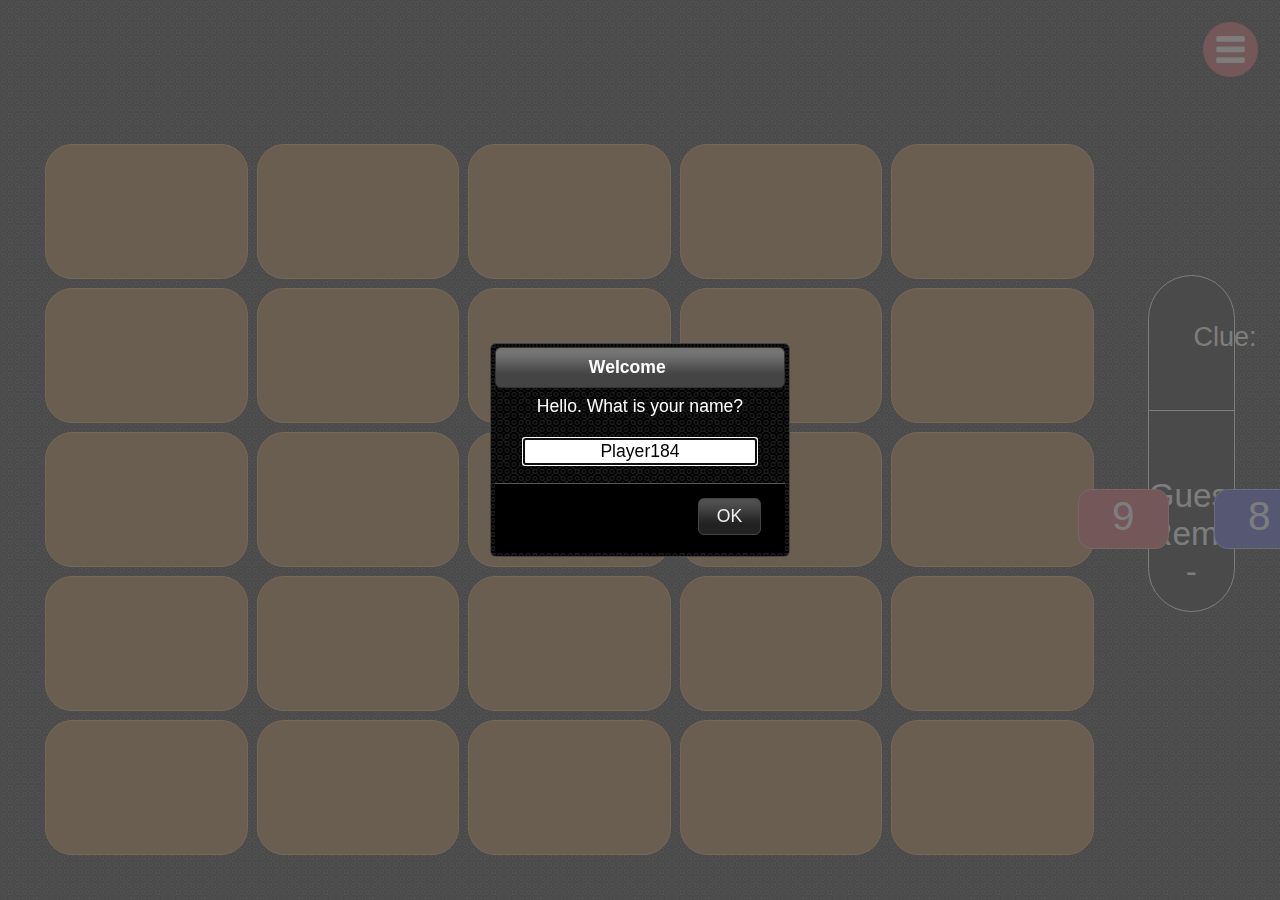
<file: Codenames/index.html>
<!doctype html>
<html lang="en">
    <head>
        <meta charset="utf-8">
        <meta name="viewport" content="width=device-width, initial-scale=1.0" />
        <meta name="mobile-web-app-capable" content="yes">
		<meta name="apple-mobile-web-app-capable" content="yes">
		<link rel="apple-touch-icon" sizes="180x180" href="apple-touch-icon.png">
		<link rel="icon" sizes="192x192" href="android-chrome-192x192.png">

        <title>Codenames</title>
        <link rel="stylesheet" href="jquery-ui.min.css">
        <link rel="stylesheet" href="codenames_common.css">
        <link rel="stylesheet" href="codenames_portrait.css">
        <link rel="stylesheet" href="codenames_landscape.css">
        <link rel="manifest" href="codenames.manifest">
    </head>

    <body>

        <div id="content">

            <div id="instructions"><img src="textalign.bmp" class="textalignment"></div>

<img src="menu.png" alt="Menu" id="menu">

            <div class="card card-row-0 card-col-0"><img src="textalign.bmp" class="textalignment"></div>
            <div class="card card-row-0 card-col-1"><img src="textalign.bmp" class="textalignment"></div>
            <div class="card card-row-0 card-col-2"><img src="textalign.bmp" class="textalignment"></div>
            <div class="card card-row-0 card-col-3"><img src="textalign.bmp" class="textalignment"></div>
            <div class="card card-row-0 card-col-4"><img src="textalign.bmp" class="textalignment"></div>
            <div class="card card-row-1 card-col-0"><img src="textalign.bmp" class="textalignment"></div>
            <div class="card card-row-1 card-col-1"><img src="textalign.bmp" class="textalignment"></div>
            <div class="card card-row-1 card-col-2"><img src="textalign.bmp" class="textalignment"></div>
            <div class="card card-row-1 card-col-3"><img src="textalign.bmp" class="textalignment"></div>
            <div class="card card-row-1 card-col-4"><img src="textalign.bmp" class="textalignment"></div>
            <div class="card card-row-2 card-col-0"><img src="textalign.bmp" class="textalignment"></div>
            <div class="card card-row-2 card-col-1"><img src="textalign.bmp" class="textalignment"></div>
            <div class="card card-row-2 card-col-2"><img src="textalign.bmp" class="textalignment"></div>
            <div class="card card-row-2 card-col-3"><img src="textalign.bmp" class="textalignment"></div>
            <div class="card card-row-2 card-col-4"><img src="textalign.bmp" class="textalignment"></div>
            <div class="card card-row-3 card-col-0"><img src="textalign.bmp" class="textalignment"></div>
            <div class="card card-row-3 card-col-1"><img src="textalign.bmp" class="textalignment"></div>
            <div class="card card-row-3 card-col-2"><img src="textalign.bmp" class="textalignment"></div>
            <div class="card card-row-3 card-col-3"><img src="textalign.bmp" class="textalignment"></div>
            <div class="card card-row-3 card-col-4"><img src="textalign.bmp" class="textalignment"></div>
            <div class="card card-row-4 card-col-0"><img src="textalign.bmp" class="textalignment"></div>
            <div class="card card-row-4 card-col-1"><img src="textalign.bmp" class="textalignment"></div>
            <div class="card card-row-4 card-col-2"><img src="textalign.bmp" class="textalignment"></div>
            <div class="card card-row-4 card-col-3"><img src="textalign.bmp" class="textalignment"></div>
            <div class="card card-row-4 card-col-4"><img src="textalign.bmp" class="textalignment"></div>

            <div id="status">
                <div id="clue">
                    <div id="clueLabel"><img src="textalign.bmp" class="textalignment">Clue:</div>
                    <div id="clueText"><img src="textalign.bmp" class="textalignment"></div>
                </div>
                <div id="guesses"><img src="textalign.bmp" class="textalignment">Guesses Remaining: -</div>
                <div id="role">
                	<div id="remainCenterWrap">
	                    <div id="redRemain"><img src="textalign.bmp" class="textalignment">9</div>
	                    <div id="blueRemain"><img src="textalign.bmp" class="textalignment">8</div>
	                </div>
                    <div id="roleText"><img src="textalign.bmp" class="textalignment"></div>
                </div>
            </div>

            <div id="action"></div>

        </div>

        <script src="peerjs.min.js"></script>
        <script src="jquery.js"></script>
        <script src="jquery-ui.js"></script>
        <script src="codenames.js"></script>
		<script>
 			if (!navigator.serviceWorker.controller) {
     			navigator.serviceWorker.register("sw.js").then(function(reg) {
         			console.log("Service worker has been registered for scope: " + reg.scope);
    			});
 			}
		</script>        	

    </body>
</html>
</file>
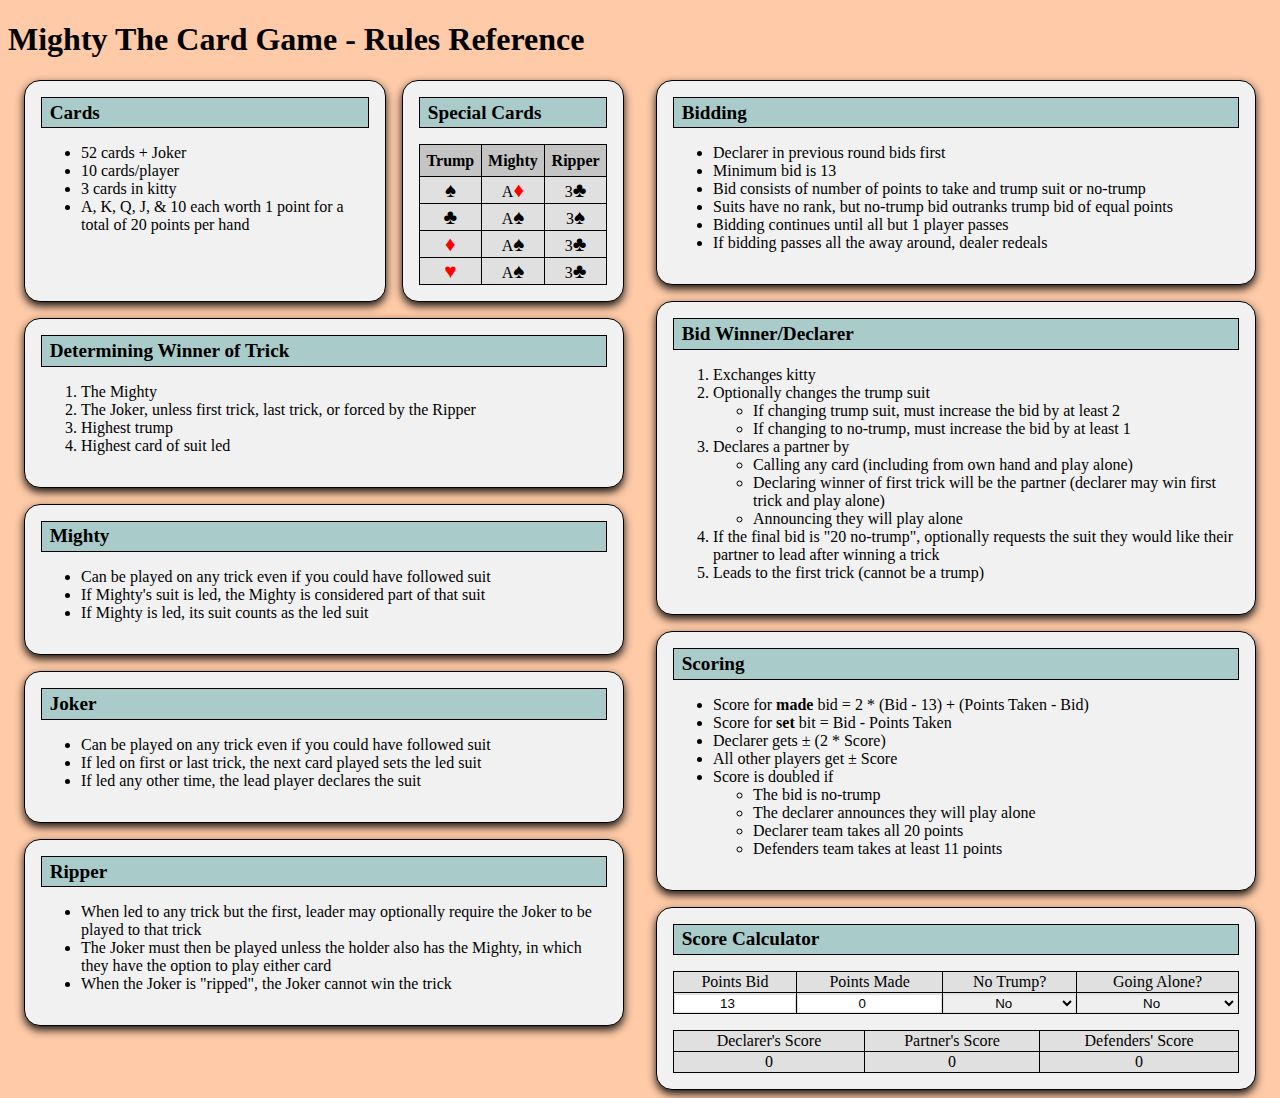
<file: Mighty/index.html>
<!doctype html>
<html lang="en-US">
  <head>
    <meta charset="utf-8" />
    <title>Mighty Rules Reference</title>
    <style>
        table, th, td {
          border: 1px solid black;
          border-collapse: collapse;
          text-align: center;
        }

        span {
          font-size: 1.3em;
        }

        th {
          padding: 0.4em;
          background-color: #B0B0B0B0;
        }

        td {
            background-color: #E0E0E0;
        }

        h2 {
          font-size: 1.2em;
          font-weight: bold;
          background-color: #a9cbc9;
          padding: 0.2em;
          padding-left: 0.4em;
        }

        body {
          background-color: #fecaa7;
        }

        @media screen and (orientation: portrait) {
          #mainDiv {
            column-count: 0;
            column-gap: 0;
          }
        }

        @media screen and (orientation: landscape) {
          #mainDiv {
            column-count: 2;
            column-gap: 0;
          }
        }

        @media print and (orientation: portrait) {
          #mainDiv {
            column-count: 0;
            column-gap: 0;
          }
        }

        @media print and (orientation: landscape) {
          #mainDiv {
            column-count: 2;
            column-gap: 0;
          }
        }

        .parentCard {
          column-count: 2;
          column-gap: 1em;
          margin-left: 1em;
          margin-right: 1em;
          display: flex;
        }
        
        .card {
          page-break-inside: avoid;
          break-inside: avoid-column;
          margin: 1em;
          border: 1px solid black;
          padding: 1em;
          padding-top: 0em;
          background-color: #f1f1f1;
          border-radius: 1em;
        }

        @media screen
        {
          .card {
            box-shadow: 0 4px 8px rgba(0, 0, 0, 0.9);
          }
          
          h2 {
            border: 1px solid black;
          }
        }

        @media print
        {
          .noprint {
            display: none;
          }
        }

        .nomargin {
            margin: 0;
        }

        .wide {
            width: 100%;
        }

        input, select {
            box-sizing: border-box;
            display: table-cell;
            width: 100%;
            border: none;
            text-align: center;
        }

    </style>
    <meta name="viewport" content="width=device-width, initial-scale=1, maximum-scale=1">
    <script>
        function getNumber(x)
        {
            let r = parseInt(x, 10);
            return r;
        }

        function doCalc() {
            let b = getNumber(document.getElementById("bid").value);
            let p = getNumber(document.getElementById("made").value);
            let a = getNumber(document.getElementById("alone").value);
            let t = getNumber(document.getElementById("notrump").value);
            let m = 1;

            if((b > 12) && (b < 21) && (p > -1) && (p < 21) && (a > -1) && (a < 2) && (t > -1) && (t < 2))
            {
                if(p == 20)
                {
                    m *= 2;
                }

                if(p < 10)
                {
                    m *= 2;
                }

                if(t == 1)
                {
                    m *= 2;
                }

                if(a == 1)
                {
                    m *= 2;
                }


                if(p < b)
                {
                    document.getElementById("dScore").innerHTML = -2 * m * (b - p);
                    document.getElementById("pScore").innerHTML = -1 * m * (b - p);
                    document.getElementById("oScore").innerHTML =  1 * m * (b - p);
                }
                else
                {
                    document.getElementById("dScore").innerHTML =  2 * m * ((b - 13) + (p - 13));
                    document.getElementById("pScore").innerHTML =  1 * m * ((b - 13) + (p - 13));
                    document.getElementById("oScore").innerHTML = -1 * m * ((b - 13) + (p - 13));
                }
            }
            else
            {
                document.getElementById("dScore").innerHTML = "error";
                document.getElementById("pScore").innerHTML = "error";
                document.getElementById("oScore").innerHTML = "error";
            }
        }
    </script>
  </head>
  <body>
<h1>Mighty The Card Game - Rules Reference</h1>

<div id="mainDiv">

<div class="parentCard">
<div class="card nomargin">
<h2>Cards</h2>
  <ul>
    <li>52 cards + Joker</li>
    <li>10 cards/player</li>
    <li>3 cards in kitty</li>
    <li>A, K, Q, J, & 10 each worth 1 point for a total of 20 points per hand</li>
  </ul>
</div>  

<div class="card nomargin">
<h2>Special Cards</h2>
  <table>
    <th>Trump</th>
    <th>Mighty</th>
    <th>Ripper</th>
    <tr>
      <td><span>&#9824;</span></td>
      <td>A<span style="color:red;">&#9830;</span></td>
      <td>3<span>&#9827;</span></td>
    </tr>
    <tr>
      <td><span>&#9827;</span></td>
      <td>A<span>&#9824;</span></td>
      <td>3<span>&#9824;</span></td>
    </tr>
    <tr>
      <td><span style="color:red;">&#9830;</span></td>
      <td>A<span>&#9824;</span></td>
      <td>3<span>&#9827;</span></td>
    </tr>
    <tr>
      <td><span style="color:red;">&#9829;</span></td>
      <td>A<span>&#9824;</span></td>
      <td>3<span>&#9827;</span></td>
    </tr>
  </table>
</div>
</div>

<div class="card">
<h2>Determining Winner of Trick</h2>
  <ol>
    <li>The Mighty</li>
    <li>The Joker, unless first trick, last trick, or forced by the Ripper</li>
    <li>Highest trump</li>
    <li>Highest card of suit led</li>
  </ol>
</div>

<div class="card">
<h2>Mighty</h2>
  <ul>
    <li>Can be played on any trick even if you could have followed suit</li>
    <li>If Mighty's suit is led, the Mighty is considered part of that suit</li>
    <li>If Mighty is led, its suit counts as the led suit</li>
  </ul>
</div>

<div class="card">
<h2>Joker</h2>
  <ul>
    <li>Can be played on any trick even if you could have followed suit</li>
    <li>If led on first or last trick, the next card played sets the led suit</li>
    <li>If led any other time, the lead player declares the suit</li>
  </ul>
</div>

<div class="card">
<h2>Ripper</h2>
  <ul>
    <li>When led to any trick but the first, leader may optionally require the Joker to be played to that trick</li>
    <li>The Joker must then be played unless the holder also has the Mighty, in which they have the option to play either card</li>
    <li>When the Joker is "ripped", the Joker cannot win the trick</li>
  </ul>
</div>

<div class="card">
<h2>Bidding</h2>
  <ul>
    <li>Declarer in previous round bids first</li>
    <li>Minimum bid is 13</li>
    <li>Bid consists of number of points to take and trump suit or no-trump</li>
    <li>Suits have no rank, but no-trump bid outranks trump bid of equal points </li>
    <li>Bidding continues until all but 1 player passes</li>
    <li>If bidding passes all the away around, dealer redeals</li>
  </ul>
</div>

<div class="card">
<h2>Bid Winner/Declarer</h2>
  <ol>
    <li>Exchanges kitty</li>
    <li>Optionally changes the trump suit</li>
    <ul>
      <li>If changing trump suit, must increase the bid by at least 2</li>
      <li>If changing to no-trump, must increase the bid by at least 1</li>
    </ul>
    <li>Declares a partner by</li>
    <ul>
      <li>Calling any card (including from own hand and play alone)</li>
      <li>Declaring winner of first trick will be the partner (declarer may win first trick and play alone)</li>
      <li>Announcing they will play alone</li>
    </ul>
    <li>If the final bid is "20 no-trump", optionally requests the suit they would like their partner to lead after winning a trick</li>
    <li>Leads to the first trick (cannot be a trump)</li>
  </ol>
</div>

<div class="card">
<h2>Scoring</h2>
  <ul>
    <li>Score for <b>made</b> bid = 2 * (Bid - 13) + (Points Taken - Bid)</li>
    <li>Score for <b>set</b> bit = Bid - Points Taken</li>
    <li>Declarer gets &#177; (2 * Score)</li>
    <li>All other players get &#177; Score</li>
    <li>Score is doubled if</li>
    <ul>
      <li>The bid is no-trump</li>
      <li>The declarer announces they will play alone</li>
      <li>Declarer team takes all 20 points</li>
      <li>Defenders team takes at least 11 points</li>
    </ul>
  </ul>
</div>

<div class="card noprint">
<h2>Score Calculator</h2>

  <table class="wide">
    <tr>
      <td>Points Bid</td>
      <td>Points Made</td>
      <td>No Trump?</td>
      <td>Going Alone?</td>
    </tr>
    <tr>
      <td><input type="number" id="bid" max="20" min="13" value="13" oninput="doCalc()"></td>
      <td><input type="number" id="made" max="20" min="0" value="0" oninput="doCalc()"></td>
      <td><select id="notrump" oninput="doCalc()"><option value="0">No</option><option value="1">Yes</option></select></td>
      <td><select id="alone" oninput="doCalc()"><option value="0">No</option><option value="1">Yes</option></select></td>
    </tr>
  </table>
  <p></p>
  <table class="wide">
    <tr>
      <td>Declarer's Score</td>
      <td>Partner's Score</td>
      <td>Defenders' Score</td>
    </tr>
    <tr>
      <td id="dScore">0</td>
      <td id="pScore">0</td>
      <td id="oScore">0</td>
    </tr>
  </table>
</div>

</div>
</body>
 
</html>
</file>
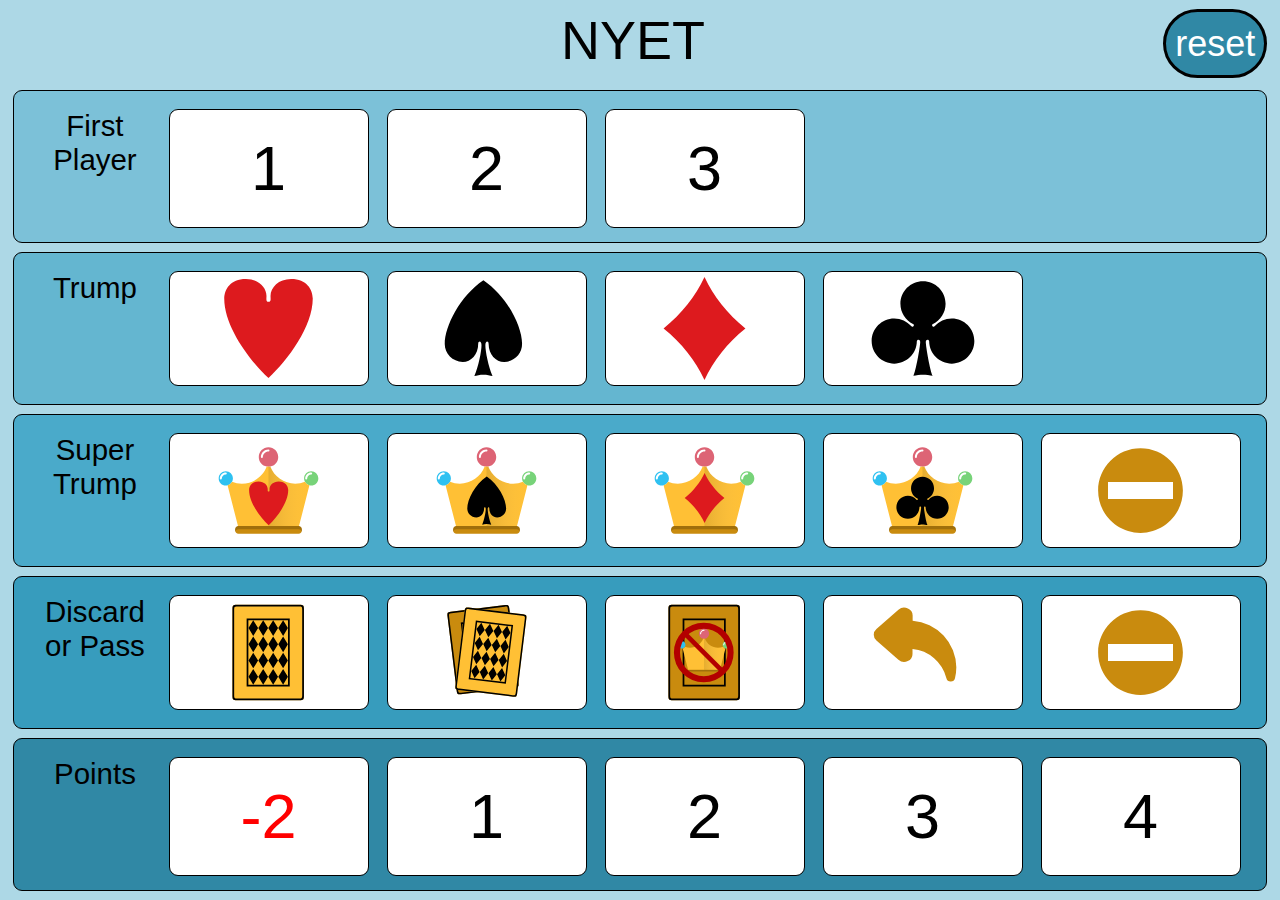
<file: Nyet/index.html>
<!DOCTYPE html>

<html manifest="nyet.manifest">

  <head>
 <!-- Add these lines for offline mobile app
  	<meta name="viewport" content="user-scalable=no, width=device-width, initial-scale=1.0, maximum-scale=1.0"/> 
  	<meta name="apple-mobile-web-app-capable" content="yes" /> 
  	<meta name="apple-mobile-web-app-status-bar-style" content="black" /> 
  	<link rel="apple-touch-icon" href="img/nyet_icon.png"/> 
  	<link rel="apple-touch-startup-image" href="img/nyetstartup.png" /> 
  -->

    <title>NYET</title>

    <style>
      * {
        box-sizing: border-box;
        margin: 0;
        text-align: center;
        word-wrap: normal;
        word-break: normal;
        font-size: 2.3vw;
        -ms-user-select: none;
        -webkit-user-select: none;
        user-select: none;
        font-family: Arial, sans-serif;
      }

      .button {
      	background-color: rgb(48, 136, 165);
      	border: 3px solid black;
        border-radius: 4vh;
        font-size: 4vh;
        line-height: 5vh;
        padding: 1vh;
        color: white;
      }

      .left {
      	float: left;
        display: inline-block;
        visibility: hidden;
      }

      .right {
      	float: right;
        display: inline-block;
      }

      .title {
        display: inline-block;
        font-size: 6vh;
        line-height: 7vh;
      }

      .page-area {
        height: 100vh;
        width: 100vw;
        padding: 1vh 1vw;
        background: lightblue;
      }

      .header-area {
        height: 9vh;
      }

      .main-area {
        height: 89vh;
        padding: 0;
      }

      .rows-container {
        display: grid;
        grid-template-columns: auto;
        grid-gap: 1vh;
        grid-template-rows: 17vh 17vh 17vh 17vh 17vh;
      }

      .line-element {
        border: 1px solid black;
        border-radius: 1vh;
        display: grid;
        grid-template-columns: 0.1fr 0.18fr 0.18fr 0.18fr 0.18fr 0.18fr;
        padding: 2vh 2vw;
        grid-column-gap: 2vh;
      }

      .line-player1 {
        background: rgb(124, 193, 216);
      }

      .line-trump {
        background: rgb(100, 182, 208);
      }

      .line-supertrump {
        background: rgb(74, 170, 202);
      }

      .line-discard {
        background: rgb(55, 156, 189);
      }

      .line-points {
        background: rgb(48, 136, 165);
      }

      .row-title {
      	/*transform: rotate(-90deg);*/
      	overflow: hidden;
      }

      .row-element {
        border: 1px solid black;
        border-radius: 1vh;
        background: white;
        background-size: contain;
        background-repeat: no-repeat;
        background-position: center;
        line-height: 13vh;
      }

      .points {
        font-size: 7vh;
      }

      .points-neg {
        font-size: 7vh;
        color: red;
      }

      .image-heart {
        background-image: url("img/heart.svg");
      }

      .image-spade {
        background-image: url("img/spade.svg");
      }

      .image-diamond {
        background-image: url("img/diamond.svg");
      }

      .image-club {
        background-image: url("img/club.svg");
      }

      .image-st-heart {
        background-image: url("img/crown-heart.svg");
      }

      .image-st-spade {
        background-image: url("img/crown-spade.svg");
      }

      .image-st-diamond {
        background-image: url("img/crown-diamond.svg");
      }

      .image-st-club {
        background-image: url("img/crown-club.svg");
      }

      .image-st-none {
        background-image: url("img/na.svg");
      }

      .image-dis-one {
        background-image: url("img/back-one.svg");
      }

      .image-dis-two {
        background-image: url("img/back-two.svg");
      }

      .image-dis-left {
        background-image: url("img/back-left.svg");
      }

      .image-dis-no-loot {
        background-image: url("img/back-crown.svg");
      }

    </style>

    <script>
      var prevElement = null;
      var currPlayer = 1;
      var playerCnt = 3;

      function getNyetForPlayer()
      {
        switch (currPlayer) {
          case 1: return 'url("img/nyet-blue.svg")';
          case 2: return 'url("img/nyet-red.svg")';
          case 3: return 'url("img/nyet-green.svg")';
          case 4: return 'url("img/nyet-pink.svg")';
          case 5: return 'url("img/nyet-yellow.svg")';
        }
      }

      function removeNyet(elem) {
        style = elem.currentStyle || window.getComputedStyle(elem, false);
        if(style.backgroundImage.includes('nyet-')) {
          elem.style.setProperty('background-color', 'white');
          if(style.backgroundImage.includes(',')) {
            elem.style.setProperty('background-image', style.backgroundImage.replace(/^[^,]*, /g, ''));
          } else {
            elem.style.setProperty('background-image', '');
          }
        }
      }

      function hasNyet(elem) {
        style = elem.currentStyle || window.getComputedStyle(elem, false);
        return style.backgroundImage.includes('nyet-');
      }

      function addNyet(elem) {
        if(!hasNyet(elem)) {
          style = elem.currentStyle || window.getComputedStyle(elem, false);
          elem.style.setProperty('background-color', 'gray');
          if(style.backgroundImage.includes('none')) {
            elem.style.setProperty('background-image', getNyetForPlayer());
          } else {
            elem.style.setProperty('background-image', getNyetForPlayer() + ', ' + style.backgroundImage);
          }
        }
      }

      function decCurrPlayer() {
        currPlayer--;
        if(currPlayer < 1)
        {
          currPlayer = playerCnt;
        }
      }

      function incCurrPlayer() {
        currPlayer++;
        if(currPlayer > playerCnt)
        {
          currPlayer = 1;
        }
      }

      function addListenersOnRow(elem) {
        const elems = elem.parentElement.children;
        for(let i = 1; i < elems.length; i++) {
          if(!hasNyet(elems[i]) && (elems[i].getAttribute('listener') !== 'true')) {
            elems[i].addEventListener('click', elementClicked);
            elems[i].setAttribute('listener', 'true');
          }
        }
      }

      function removeListenersOnRow(elem) {
        const elems = elem.parentElement.children;
        for(let i = 1; i < elems.length; i++) {
          if(elems[i] !== prevElement) {
            removeListenerOnElement(elems[i]);
          }
        }
      }

      function removeListenerOnElement(elem) {
        elem.removeEventListener('click', elementClicked);
        elem.setAttribute('listener', 'false');
      }

      function rowComplete(elem) {
        cnt = 0;
        visCnt = 0;
        const elems = elem.parentElement.children;
        for(let i = 1; i < elems.length; i++) {
          if(hasNyet(elems[i])) {
            cnt++;
          }
          if(window.getComputedStyle(elems[i]).visibility !== 'hidden') {
            visCnt++;
          }
        }
        return (cnt == (visCnt - 1));
      }

      function elementClicked(evt) {
        elem = evt.target;
        if((elem == prevElement) && hasNyet(elem)) {
          removeNyet(elem);
          decCurrPlayer();
          addListenersOnRow(elem);
          prevElement = null;
        } else {
          addNyet(elem);
          incCurrPlayer();
          if(prevElement && (elem != prevElement)) {
            removeListenerOnElement(prevElement);
          }
          prevElement = elem;
          if(rowComplete(elem)) {
            removeListenersOnRow(elem);
          }
        }
      }

      function setName(params, idx, id) {
      	name = params.get(idx);
      	if(name && name !== 'null') {
          elem = document.getElementById(id);
          elem.innerHTML = name;
      	}
      }

      function resetBoard() {
      	const urlParams = new URLSearchParams(window.location.search);
      	pCntTxt = urlParams.get('p');
      	if(pCntTxt && pCntTxt !== 'null') {
      	  playerCnt = parseInt(pCntTxt);
        }
        prevElement = null;

        setName(urlParams, 'a', 'p1');
        setName(urlParams, 'b', 'p2');
        setName(urlParams, 'c', 'p3');
        setName(urlParams, 'd', 'p4');
        setName(urlParams, 'e', 'p5');

        const elems = document.querySelectorAll('.row-element');
        elems.forEach(elem => {
          removeNyet(elem);
          elem.addEventListener('click', elementClicked);
          elem.setAttribute('listener', 'true');
        });
        const ply = document.querySelectorAll('.points');
        for(let i = 0; i < 5; i++){
        	if(i >= playerCnt) {
        		ply[i].style.setProperty('visibility', 'hidden');
        	} else {
        		ply[i].style.setProperty('visibility', 'visible');
        	}
        }
      }

      window.addEventListener('load', function() {
/*      	screen.orientation.lock('landscape')
      	.then(tmp => {})
      	.catch(err =>{});*/
        resetBoard();
        document.getElementById('button-reset').addEventListener('click', resetBoard);
      });
    </script>

  </head>

  <body>
    <div class="page-area">
      <div class="header-area">
      	<div class="button left" id="button-new">new</div>
      	<div class="title">NYET</div>
      	<div class="button right" id="button-reset">reset</div>
      </div>
      <div class="main-area">
        <div class="rows-container">
          <div class="line-element line-player1">
            <div class="row-title">First Player</div>
            <div class="row-element points" id="p1">1</div>
            <div class="row-element points" id="p2">2</div>
            <div class="row-element points" id="p3">3</div>
            <div class="row-element points" id="p4">4</div>
            <div class="row-element points" id="p5">5</div>
          </div>
          <div class="line-element line-trump">
            <div class="row-title">Trump</div>
            <div class="row-element image-heart"></div>
            <div class="row-element image-spade"></div>
            <div class="row-element image-diamond"></div>
            <div class="row-element image-club"></div>
          </div>
          <div class="line-element line-supertrump">
            <div class="row-title">Super Trump</div>
            <div class="row-element image-st-heart"></div>
            <div class="row-element image-st-spade"></div>
            <div class="row-element image-st-diamond"></div>
            <div class="row-element image-st-club"></div>
            <div class="row-element image-st-none"></div>
          </div>
          <div class="line-element line-discard">
            <div class="row-title">Discard or Pass</div>
            <div class="row-element image-dis-one"></div>
            <div class="row-element image-dis-two"></div>
            <div class="row-element image-dis-no-loot"></div>
            <div class="row-element image-dis-left"></div>
            <div class="row-element image-st-none"></div>
          </div>
          <div class="line-element line-points">
            <div class="row-title">Points</div>
            <div class="row-element points-neg">-2</div>
            <div class="row-element points">1</div>
            <div class="row-element points">2</div>
            <div class="row-element points">3</div>
            <div class="row-element points">4</div>
        </div>
        </div>
      </div>
    </div>
  </body>

</html>
</file>
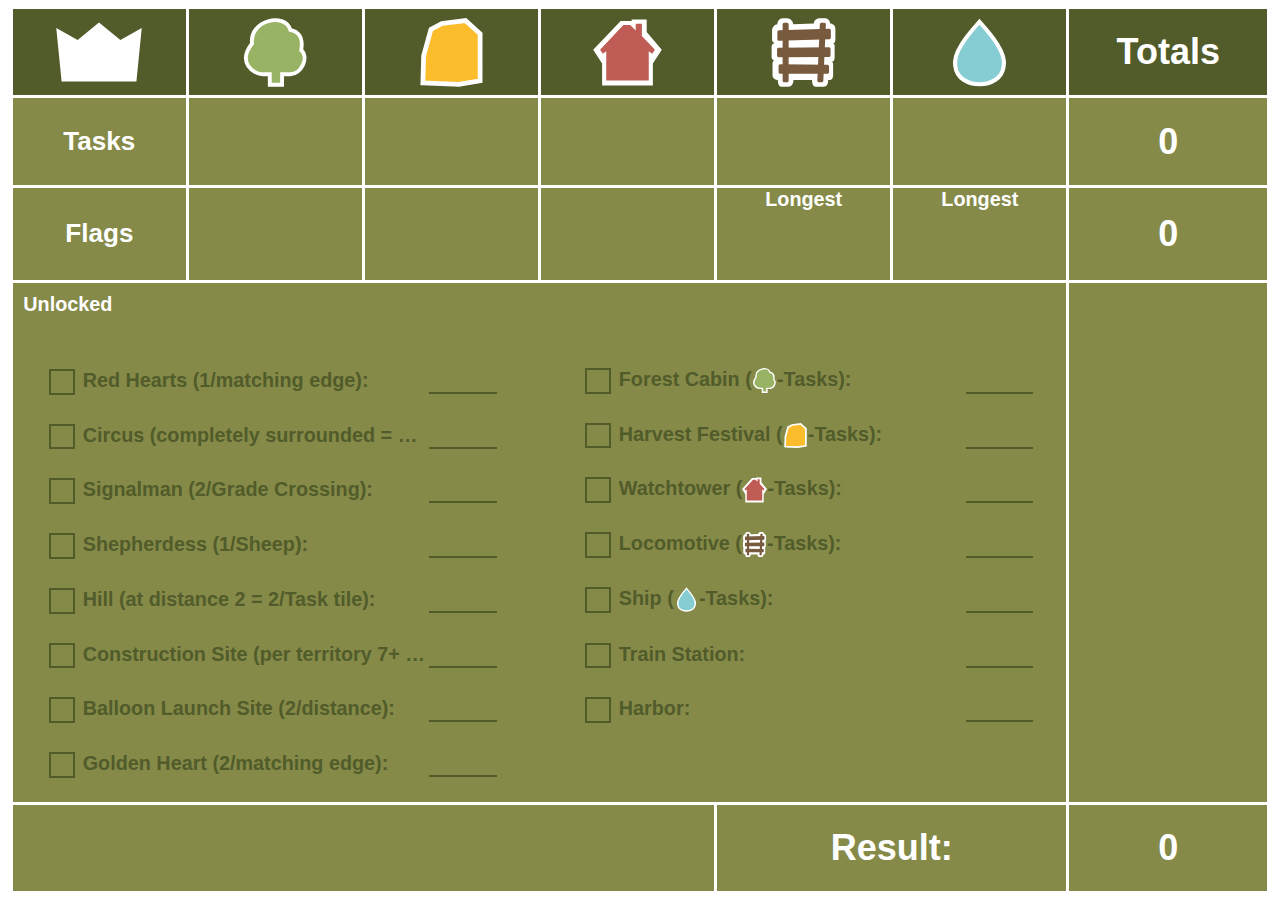
<file: Dorfromantik/dr.html>
<!doctype html>
<html lang="en-US">
  <head>
  	<link rel="manifest" href='data:application/manifest+json,{ "name": "Dorfromantik Score Sheet", "short_name": "Dorf Score", "icons": [{"src": "[data-uri]", "type": "image/png", "sizes": "192x192" }, { "src": "[data-uri]", "type": "image/png", "sizes": "512x512" }], "start_url": "./dr.html",	"display": "fullscreen", "prefer_related_applications": false }' />
    <meta charset="utf-8" />
    <title>Dorfromantik Score Sheet</title>
    <style>
      html
      {
        font-size: 1vmin;
        white-space: nowrap;
        text-overflow: ellipsis;
        overflow: clip;
      }
      
      body
      {
        color: white;
        font-family: Tohoma, Verdana, sans-serif;
        font-weight: bold;
        box-sizing: border-box;
      }
      
      div
      {
        background-color: #858A49;
        text-align: center;
        background-size: contain;
        background-repeat: no-repeat;
        background-position: center;
        background-origin: content-box;
      }
      
      label
      {
        min-width: 0;
        white-space: nowrap;
        text-overflow: ellipsis;
        overflow: clip;
      }
      
      .bl
      {
        border-left: 3px solid white;
      }
      
      .bt
      {
        border-left: 3px solid white;
      }
      
      .sheet
      {
        position: absolute;
        left: 1%;
        right: 1%;
        top: 1%;
        bottom: 1%;
        display: grid;
        grid-template-columns: repeat(6, 14fr) 16fr;
      
        column-gap: 3px;
        row-gap: 3px;
        grid-column-gap: 3px;
        grid-row-gap: 3px;  
      
        background-color: white;
      }
      
      .font-lg
      {
        font-size: 4rem;
      }
      
      .font-md
      {
        font-size: 2.9rem;
      }
      
      .font-sm
      {
        font-size: 2.2rem;
      }
      
      .img-sm
      {
        width: 2.8rem;
        height: 2.8rem;
        vertical-align: top;
      }
      
      .vert-center
      {
        align-content: center;
      }
      
      input
      {
        min-width: 0;
        min-height: 0;
        width: 90%;
        color: white;
        border: none;
        font-size: inherit;
        font-family: inherit;
        font-weight: inherit;
        text-align: center;
        background-color: transparent;
      }
      
      input:focus
      {
        outline: none;
      }
      
      .border-bottom
      {
        border-bottom: 2px solid white;
      }
      
      /* Customize the label (the container) */
      .custom-chkbox
      {
        display: block;
        position: relative;
        padding-left: 3em;
        cursor: pointer;
        -webkit-user-select: none;
        -moz-user-select: none;
        -ms-user-select: none;
        user-select: none;
        text-align: left;
      }
      
      /* Hide the browser's default checkbox */
      .custom-chkbox input {
        position: absolute;
        opacity: 0;
        cursor: pointer;
        height: 0;
        width: 0;
      }
      
      /* Create a custom checkbox */
      .checkmark {
        position: absolute;
        top: auto;
        left: 1.3em;
        height: 1.1em;
        width: 1.1em;
        border: 2px solid white;
      }
      
      /* Create the checkmark/indicator (hidden when not checked) */
      .checkmark:after {
        content: "";
        position: absolute;
        display: none;
      }
      
      /* Show the checkmark when checked */
      .custom-chkbox input:checked ~ .checkmark:after {
        display: block;
      }
      
      /* Style the checkmark/indicator */
      .custom-chkbox .checkmark:after {
        left: 0.35em;
        top: 0.2em;
        width: 0.2em;
        height: 0.4em;
        border: solid white;
        border-width: 0 0.2em 0.2em 0;
        -webkit-transform: rotate(45deg);
        -ms-transform: rotate(45deg);
        transform: rotate(45deg);
      }
      
      .custom-chkbox:has(input[type='checkbox']:not(:checked))
      {
        color: #515C2A;
      }
      
      .custom-chkbox:has(input[type='checkbox']:not(:checked)) > span,
      .custom-chkbox:has(input[type='checkbox']:not(:checked)) + div > input
      {
        border-color: #515C2A;
        pointer-events: none;
      }
      
      div:has(> input[type='number']:hover),
      .custom-chkbox:has(+ div > input[type='number']:hover),
      .box-with-hdr:has(> div > input[type='number']:hover) > div
      {
        background-color: #515C2A;
      }
      
      
      /* Explicitly specify grid properties for all grid items.  This allows items
         to appear in any order in the html and they will still render at the
         correct spot. */
      .gameId
      {
        grid-column-start: 1;
        grid-column-end: span 1;
        grid-row-start: 1;
        grid-row-end: span 1;
        background-color: #515C2A;
        background-image: url("[data-uri]");
        padding-left: 10%;
        padding-right: 10%;
      }
      
      .forestHdr
      {
        grid-column-start: 2;
        grid-column-end: span 1;
        grid-row-start: 1;
        grid-row-end: span 1;
        background-color: #515C2A;
        background-image: url("[data-uri]");
        padding-left: 10%;
        padding-right: 10%;
        padding-top: 5%;
        padding-bottom: 5%;
      }
      
      .grainHdr
      {
        grid-column-start: 3;
        grid-column-end: span 1;
        grid-row-start: 1;
        grid-row-end: span 1;
        background-color: #515C2A;
        background-image: url("[data-uri]");
        padding-left: 10%;
        padding-right: 10%;
        padding-top: 5%;
        padding-bottom: 5%;
      }
      
      .villageHdr
      {
        grid-column-start: 4;
        grid-column-end: span 1;
        grid-row-start: 1;
        grid-row-end: span 1;
        background-color: #515C2A;
        background-image: url("[data-uri]");
        padding-left: 10%;
        padding-right: 10%;
        padding-top: 5%;
        padding-bottom: 5%;
      }
      
      .trackHdr
      {
        grid-column-start: 5;
        grid-column-end: span 1;
        grid-row-start: 1;
        grid-row-end: span 1;
        background-color: #515C2A;
        background-image: url("[data-uri]");
        padding-left: 10%;
        padding-right: 10%;
        padding-top: 5%;
        padding-bottom: 5%;
      }
      
      .streamHdr
      {
        grid-column-start: 6;
        grid-column-end: span 1;
        grid-row-start: 1;
        grid-row-end: span 1;
        background-color: #515C2A;
        background-image: url("[data-uri]");
        padding-left: 10%;
        padding-right: 10%;
        padding-top: 5%;
        padding-bottom: 5%;
      }
      
      .totalHdr
      {
        grid-column-start: 7;
        grid-column-end: span 1;
        grid-row-start: 1;
        grid-row-end: span 1;
        background-color: #515C2A;
      }
      
      .tasksHdr
      {
        grid-column-start: 1;
        grid-column-end: span 1;
        grid-row-start: 2;
        grid-row-end: span 1;
      }
      
      .forestTasks
      {
        grid-column-start: 2;
        grid-column-end: span 1;
        grid-row-start: 2;
        grid-row-end: span 1;
      }
      
      .grainTasks
      {
        grid-column-start: 3;
        grid-column-end: span 1;
        grid-row-start: 2;
        grid-row-end: span 1;
      }
      
      .villageTasks
      {
        grid-column-start: 4;
        grid-column-end: span 1;
        grid-row-start: 2;
        grid-row-end: span 1;
      }
      
      .trackTasks
      {
        grid-column-start: 5;
        grid-column-end: span 1;
        grid-row-start: 2;
        grid-row-end: span 1;
      }
      
      .streamTasks
      {
        grid-column-start: 6;
        grid-column-end: span 1;
        grid-row-start: 2;
        grid-row-end: span 1;
      }
      
      .tasksTotal
      {
        grid-column-start: 7;
        grid-column-end: span 1;
        grid-row-start: 2;
        grid-row-end: span 1;
      }
      
      .flagsHdr
      {
        grid-column-start: 1;
        grid-column-end: span 1;
        grid-row-start: 3;
        grid-row-end: span 1;
      }
      
      .box-with-hdr
      {
        display: grid;
        grid-template-rows: 25fr 75fr;
        grid-template-columns: 100fr;
      }
      
      .forestFlagsBox
      {
        grid-column-start: 2;
        grid-column-end: span 1;
        grid-row-start: 3;
        grid-row-end: span 1;
      }
      
      .grainFlagsBox
      {
        grid-column-start: 3;
        grid-column-end: span 1;
        grid-row-start: 3;
        grid-row-end: span 1;
      }
      
      .villageFlagsBox
      {
        grid-column-start: 4;
        grid-column-end: span 1;
        grid-row-start: 3;
        grid-row-end: span 1;
      }
      
      .longestTrackBox
      {
        grid-column-start: 5;
        grid-column-end: span 1;
        grid-row-start: 3;
        grid-row-end: span 1;
      }
      
      .longestStreamBox
      {
        grid-column-start: 6;
        grid-column-end: span 1;
        grid-row-start: 3;
        grid-row-end: span 1;
      }
      
      .flagsTotal
      {
        grid-column-start: 7;
        grid-column-end: span 1;
        grid-row-start: 3;
        grid-row-end: span 1;
      }
      
      .unlocksBox
      {
        grid-column-start: 1;
        grid-column-end: span 6;
        grid-row-start: 4;
        grid-row-end: span 1;
      }
      
      .unlocksTotal
      {
        grid-column-start: 7;
        grid-column-end: span 1;
        grid-row-start: 4;
        grid-row-end: span 1;
      }
      
      .miscBox
      {
        grid-column-start: 1;
        grid-column-end: span 4;
        grid-row-start: 5;
        grid-row-end: span 1;
      }
      
      .resultsHdr
      {
        grid-column-start: 5;
        grid-column-end: span 2;
        grid-row-start: 5;
        grid-row-end: span 1;
      }
      
      .results
      {
        grid-column-start: 7;
        grid-column-end: span 1;
        grid-row-start: 5;
        grid-row-end: span 1;
      }
      
      @media (orientation: portrait)
      {
        .sheet
        {
          grid-template-rows: 6fr 6fr 6fr 72fr 10fr;
        }
      
        .unlocksBox
        {
          display: grid;
          grid-template-rows: 2fr repeat(16, 6fr) 2fr;
          grid-template-columns: 85fr 15fr;
          padding: 0 3% 0 1%;
        }
      
        .unlocksHdr
        {
          grid-column-start: 1;
          grid-column-end: span 2;
          grid-row-start: 2;
          grid-row-end: span 1;
          text-align: left;
        }
        
        .redHeartsChk
        {
          grid-column-start: 1;
          grid-column-end: span 1;
          grid-row-start: 3;
          grid-row-end: span 1;
        }
        
        .redHearts
        {
          grid-column-start: 2;
          grid-column-end: span 1;
          grid-row-start: 3;
          grid-row-end: span 1;
        }
        
        .circusChk
        {
          grid-column-start: 1;
          grid-column-end: span 1;
          grid-row-start: 4;
          grid-row-end: span 1;
        }
        
        .circus
        {
          grid-column-start: 2;
          grid-column-end: span 1;
          grid-row-start: 4;
          grid-row-end: span 1;
        }
        
        .signalmanChk
        {
          grid-column-start: 1;
          grid-column-end: span 1;
          grid-row-start: 5;
          grid-row-end: span 1;
        }
        
        .signalman
        {
          grid-column-start: 2;
          grid-column-end: span 1;
          grid-row-start: 5;
          grid-row-end: span 1;
        }
        
        .shepherdessChk
        {
          grid-column-start: 1;
          grid-column-end: span 1;
          grid-row-start: 6;
          grid-row-end: span 1;
        }
        
        .shepherdess
        {
          grid-column-start: 2;
          grid-column-end: span 1;
          grid-row-start: 6;
          grid-row-end: span 1;
        }
        
        .hillChk
        {
          grid-column-start: 1;
          grid-column-end: span 1;
          grid-row-start: 7;
          grid-row-end: span 1;
        }
        
        .hill
        {
          grid-column-start: 2;
          grid-column-end: span 1;
          grid-row-start: 7;
          grid-row-end: span 1;
        }
        
        .constructionSiteChk
        {
          grid-column-start: 1;
          grid-column-end: span 1;
          grid-row-start: 8;
          grid-row-end: span 1;
        }
        
        .constructionSite
        {
          grid-column-start: 2;
          grid-column-end: span 1;
          grid-row-start: 8;
          grid-row-end: span 1;
        }
        
        .balloonLaunchSiteChk
        {
          grid-column-start: 1;
          grid-column-end: span 1;
          grid-row-start: 9;
          grid-row-end: span 1;
        }
        
        .balloonLaunchSite
        {
          grid-column-start: 2;
          grid-column-end: span 1;
          grid-row-start: 9;
          grid-row-end: span 1;
        }
        
        .goldenHeartChk
        {
          grid-column-start: 1;
          grid-column-end: span 1;
          grid-row-start: 10;
          grid-row-end: span 1;
        }
        
        .goldenHeart
        {
          grid-column-start: 2;
          grid-column-end: span 1;
          grid-row-start: 10;
          grid-row-end: span 1;
        }
        
        .forestCabinChk
        {
          grid-column-start: 1;
          grid-column-end: span 1;
          grid-row-start: 11;
          grid-row-end: span 1;
        }
        
        .forestCabin
        {
          grid-column-start: 2;
          grid-column-end: span 1;
          grid-row-start: 11;
          grid-row-end: span 1;
        }
        
        .harvestFestivalChk
        {
          grid-column-start: 1;
          grid-column-end: span 1;
          grid-row-start: 12;
          grid-row-end: span 1;
        }
        
        .harvestFestival
        {
          grid-column-start: 2;
          grid-column-end: span 1;
          grid-row-start: 12;
          grid-row-end: span 1;
        }
        
        .watchtowerChk
        {
          grid-column-start: 1;
          grid-column-end: span 1;
          grid-row-start: 13;
          grid-row-end: span 1;
        }
        
        .watchtower
        {
          grid-column-start: 2;
          grid-column-end: span 1;
          grid-row-start: 13;
          grid-row-end: span 1;
        }
        
        .locomotiveChk
        {
          grid-column-start: 1;
          grid-column-end: span 1;
          grid-row-start: 14;
          grid-row-end: span 1;
        }
        
        .locomotive
        {
          grid-column-start: 2;
          grid-column-end: span 1;
          grid-row-start: 14;
          grid-row-end: span 1;
        }
        
        .shipChk
        {
          grid-column-start: 1;
          grid-column-end: span 1;
          grid-row-start: 15;
          grid-row-end: span 1;
        }
        
        .ship
        {
          grid-column-start: 2;
          grid-column-end: span 1;
          grid-row-start: 15;
          grid-row-end: span 1;
        }
        
        .trainStationChk
        {
          grid-column-start: 1;
          grid-column-end: span 1;
          grid-row-start: 16;
          grid-row-end: span 1;
        }
        
        .trainStation
        {
          grid-column-start: 2;
          grid-column-end: span 1;
          grid-row-start: 16;
          grid-row-end: span 1;
        }
        
        .harborChk
        {
          grid-column-start: 1;
          grid-column-end: span 1;
          grid-row-start: 17;
          grid-row-end: span 1;
        }
        
        .harbor
        {
          grid-column-start: 2;
          grid-column-end: span 1;
          grid-row-start: 17;
          grid-row-end: span 1;
        }
      }
      
      @media (orientation: landscape)
      {
        .sheet
        {
          grid-template-rows: 10fr 10fr 10fr 60fr 10fr;
        }
      
        .unlocksBox
        {
          display: grid;
          grid-template-rows: 12fr repeat(8, 11fr);
          grid-template-columns: 40fr 7fr 6fr 40fr 7fr;
          padding: 1% 3% 1% 1%;
        }
      
        .unlocksHdr
        {
          grid-column-start: 1;
          grid-column-end: span 5;
          grid-row-start: 1;
          grid-row-end: span 1;
          text-align: left;
        }
        
        .redHeartsChk
        {
          grid-column-start: 1;
          grid-column-end: span 1;
          grid-row-start: 2;
          grid-row-end: span 1;
        }
        
        .redHearts
        {
          grid-column-start: 2;
          grid-column-end: span 1;
          grid-row-start: 2;
          grid-row-end: span 1;
        }
        
        .circusChk
        {
          grid-column-start: 1;
          grid-column-end: span 1;
          grid-row-start: 3;
          grid-row-end: span 1;
        }
        
        .circus
        {
          grid-column-start: 2;
          grid-column-end: span 1;
          grid-row-start: 3;
          grid-row-end: span 1;
        }
        
        .signalmanChk
        {
          grid-column-start: 1;
          grid-column-end: span 1;
          grid-row-start: 4;
          grid-row-end: span 1;
        }
        
        .signalman
        {
          grid-column-start: 2;
          grid-column-end: span 1;
          grid-row-start: 4;
          grid-row-end: span 1;
        }
        
        .shepherdessChk
        {
          grid-column-start: 1;
          grid-column-end: span 1;
          grid-row-start: 5;
          grid-row-end: span 1;
        }
        
        .shepherdess
        {
          grid-column-start: 2;
          grid-column-end: span 1;
          grid-row-start: 5;
          grid-row-end: span 1;
        }
        
        .hillChk
        {
          grid-column-start: 1;
          grid-column-end: span 1;
          grid-row-start: 6;
          grid-row-end: span 1;
        }
        
        .hill
        {
          grid-column-start: 2;
          grid-column-end: span 1;
          grid-row-start: 6;
          grid-row-end: span 1;
        }
        
        .constructionSiteChk
        {
          grid-column-start: 1;
          grid-column-end: span 1;
          grid-row-start: 7;
          grid-row-end: span 1;
        }
        
        .constructionSite
        {
          grid-column-start: 2;
          grid-column-end: span 1;
          grid-row-start: 7;
          grid-row-end: span 1;
        }
        
        .balloonLaunchSiteChk
        {
          grid-column-start: 1;
          grid-column-end: span 1;
          grid-row-start: 8;
          grid-row-end: span 1;
        }
        
        .balloonLaunchSite
        {
          grid-column-start: 2;
          grid-column-end: span 1;
          grid-row-start: 8;
          grid-row-end: span 1;
        }
        
        .goldenHeartChk
        {
          grid-column-start: 1;
          grid-column-end: span 1;
          grid-row-start: 9;
          grid-row-end: span 1;
        }
        
        .goldenHeart
        {
          grid-column-start: 2;
          grid-column-end: span 1;
          grid-row-start: 9;
          grid-row-end: span 1;
        }
        
        .forestCabinChk
        {
          grid-column-start: 4;
          grid-column-end: span 1;
          grid-row-start: 2;
          grid-row-end: span 1;
        }
        
        .forestCabin
        {
          grid-column-start: 5;
          grid-column-end: span 1;
          grid-row-start: 2;
          grid-row-end: span 1;
        }
        
        .harvestFestivalChk
        {
          grid-column-start: 4;
          grid-column-end: span 1;
          grid-row-start: 3;
          grid-row-end: span 1;
        }
        
        .harvestFestival
        {
          grid-column-start: 5;
          grid-column-end: span 1;
          grid-row-start: 3;
          grid-row-end: span 1;
        }
        
        .watchtowerChk
        {
          grid-column-start: 4;
          grid-column-end: span 1;
          grid-row-start: 4;
          grid-row-end: span 1;
        }
        
        .watchtower
        {
          grid-column-start: 5;
          grid-column-end: span 1;
          grid-row-start: 4;
          grid-row-end: span 1;
        }
        
        .locomotiveChk
        {
          grid-column-start: 4;
          grid-column-end: span 1;
          grid-row-start: 5;
          grid-row-end: span 1;
        }
        
        .locomotive
        {
          grid-column-start: 5;
          grid-column-end: span 1;
          grid-row-start: 5;
          grid-row-end: span 1;
        }
        
        .shipChk
        {
          grid-column-start: 4;
          grid-column-end: span 1;
          grid-row-start: 6;
          grid-row-end: span 1;
        }
        
        .ship
        {
          grid-column-start: 5;
          grid-column-end: span 1;
          grid-row-start: 6;
          grid-row-end: span 1;
        }
        
        .trainStationChk
        {
          grid-column-start: 4;
          grid-column-end: span 1;
          grid-row-start: 7;
          grid-row-end: span 1;
        }
        
        .trainStation
        {
          grid-column-start: 5;
          grid-column-end: span 1;
          grid-row-start: 7;
          grid-row-end: span 1;
        }
        
        .harborChk
        {
          grid-column-start: 4;
          grid-column-end: span 1;
          grid-row-start: 8;
          grid-row-end: span 1;
        }
        
        .harbor
        {
          grid-column-start: 5;
          grid-column-end: span 1;
          grid-row-start: 8;
          grid-row-end: span 1;
        }
      }
    </style>
    <meta name="viewport" content="width=device-width, initial-scale=1, maximum-scale=1">
  </head>
  <body>
    <div class="sheet font-md">
        <div class="gameId"            ></div>
        <div class="forestHdr"         ></div>
        <div class="grainHdr"          ></div>
        <div class="villageHdr"        ></div>
        <div class="trackHdr"          ></div>
        <div class="streamHdr"         ></div>
        <div class="totalHdr font-lg   vert-center">Totals</div>
        <div class="tasksHdr           vert-center">Tasks</div>
        <div class="forestTasks        vert-center"><input type="number" class="task" oninput="updateTotals()"></div>
        <div class="grainTasks         vert-center"><input type="number" class="task" oninput="updateTotals()"></div>
        <div class="villageTasks       vert-center"><input type="number" class="task" oninput="updateTotals()"></div>
        <div class="trackTasks         vert-center"><input type="number" class="task" oninput="updateTotals()"></div>
        <div class="streamTasks        vert-center"><input type="number" class="task" oninput="updateTotals()"></div>
        <div class="tasksTotal font-lg vert-center">0</div>
        <div class="flagsHdr           vert-center">Flags</div>
        <div class="forestFlagsBox box-with-hdr">
          <div class="forestFlagsHdr"></div>
          <div class="forestFlags vert-center"><input type="number" class="flag" oninput="updateTotals()"></div>
        </div>
        <div class="grainFlagsBox box-with-hdr">
          <div class="grainFlagsHdr"></div>
          <div class="grainFlag vert-center"><input type="number" class="flag" oninput="updateTotals()"></div>
        </div>
        <div class="villageFlagsBox box-with-hdr">
          <div class="villageFlagsHdr"></div>
          <div class="villageFlags vert-center"><input type="number" class="flag" oninput="updateTotals()"></div>
        </div>
        <div class="longestTrackBox box-with-hdr">
          <div class="longestTrackHdr font-sm">Longest</div>
          <div class="longestTrack vert-center"><input type="number" class="flag" oninput="updateTotals()"></div>
        </div>
        <div class="longestStreamBox box-with-hdr">
          <div class="longestStreamHdr font-sm">Longest</div>
          <div class="longestStream vert-center"><input type="number" class="flag" oninput="updateTotals()"></div>
        </div>
        <div class="flagsTotal font-lg vert-center">0</div>
        <div class="unlocksBox font-sm">
            <div class="unlocksHdr">Unlocked</div>

            <label class="custom-chkbox redHeartsChk vert-center">
              Red Hearts (1/matching edge):
              <input type="checkbox"><span class="checkmark"></span>
            </label>
            <div class="redHearts vert-center"><input type="number" class="border-bottom" oninput="updateTotals()"></div>

            <label class="custom-chkbox circusChk vert-center">
              Circus (completely surrounded = 10):
              <input type="checkbox"><span class="checkmark"></span>
            </label>
            <div class="circus vert-center"><input type="number" class="border-bottom" oninput="updateTotals()"></div>

            <label class="custom-chkbox signalmanChk vert-center">
              Signalman (2/Grade Crossing):
              <input type="checkbox"><span class="checkmark"></span>
            </label>
            <div class="signalman vert-center"><input type="number" class="border-bottom" oninput="updateTotals()"></div>

            <label class="custom-chkbox shepherdessChk vert-center">
              Shepherdess (1/Sheep):
              <input type="checkbox"><span class="checkmark"></span>
            </label>
            <div class="shepherdess vert-center"><input type="number" class="border-bottom" oninput="updateTotals()"></div>

            <label class="custom-chkbox hillChk vert-center">
              Hill (at distance 2 = 2/Task tile):
              <input type="checkbox"><span class="checkmark"></span>
            </label>
            <div class="hill vert-center"><input type="number" class="border-bottom" oninput="updateTotals()"></div>

            <label class="custom-chkbox constructionSiteChk vert-center">
              Construction Site (per territory 7+ = 7):
              <input type="checkbox"><span class="checkmark"></span>
            </label>
            <div class="constructionSite vert-center"><input type="number" class="border-bottom" oninput="updateTotals()"></div>

            <label class="custom-chkbox balloonLaunchSiteChk vert-center">
              Balloon Launch Site (2/distance):
              <input type="checkbox"><span class="checkmark"></span>
            </label>
            <div class="balloonLaunchSite vert-center"><input type="number" class="border-bottom" oninput="updateTotals()"></div>

            <label class="custom-chkbox goldenHeartChk vert-center">
              Golden Heart (2/matching edge):
              <input type="checkbox"><span class="checkmark"></span>
            </label>
            <div class="goldenHeart vert-center"><input type="number" class="border-bottom" oninput="updateTotals()"></div>

            <label class="custom-chkbox forestCabinChk vert-center">
              Forest Cabin (<img src="[data-uri]"  class="img-sm"/>-Tasks):
              <input type="checkbox"><span class="checkmark"></span>
            </label>
            <div class="forestCabin vert-center"><input type="number" class="border-bottom" oninput="updateTotals()"></div>

            <label class="custom-chkbox harvestFestivalChk vert-center">
              Harvest Festival (<img src="[data-uri]"   class="img-sm"/>-Tasks):
              <input type="checkbox"><span class="checkmark"></span>
            </label>
            <div class="harvestFestival vert-center"><input type="number" class="border-bottom" oninput="updateTotals()"></div>

            <label class="custom-chkbox watchtowerChk vert-center">
              Watchtower (<img src="[data-uri]" class="img-sm"/>-Tasks):
              <input type="checkbox"><span class="checkmark"></span>
            </label>
            <div class="watchtower vert-center"><input type="number" class="border-bottom" oninput="updateTotals()"></div>

            <label class="custom-chkbox locomotiveChk vert-center">
              Locomotive (<img src="[data-uri]"   class="img-sm"/>-Tasks):
              <input type="checkbox"><span class="checkmark"></span>
            </label>
            <div class="locomotive vert-center"><input type="number" class="border-bottom" oninput="updateTotals()"></div>

            <label class="custom-chkbox shipChk vert-center">
              Ship (<img src="[data-uri]"  class="img-sm"/>-Tasks):
              <input type="checkbox"><span class="checkmark"></span>
            </label>
            <div class="ship vert-center"><input type="number" class="border-bottom" oninput="updateTotals()"></div>

            <label class="custom-chkbox trainStationChk vert-center">
              Train Station:
              <input type="checkbox"><span class="checkmark"></span>
            </label>
            <div class="trainStation vert-center"><input type="number" class="border-bottom" oninput="updateTotals()"></div>

            <label class="custom-chkbox harborChk vert-center">
              Harbor:
              <input type="checkbox"><span class="checkmark"></span>
            </label>
            <div class="harbor vert-center"><input type="number" class="border-bottom" oninput="updateTotals()"></div>

        </div>
        <div class="unlocksTotal font-lg vert-center"></div>
        <div class="miscBox"              ></div>
        <div class="resultsHdr   font-lg vert-center">Result:</div>
        <div class="results      font-lg vert-center">0</div>
    </div>
    <script>
      function getNum(str)
      {
        let ret = parseInt(str);
        if(isNaN(ret))
        {
          return 0;
        }
        return ret;
      }

      function updateTotals()
      {
        let elem;
        let totalTasks = 0;
        let totalFlags = 0;
        let totalUnlocks = 0;
        
        elem = document.getElementsByClassName("task");
        for(let i = 0; i < elem.length; i++)
        {
          totalTasks += getNum(elem[i].value);
        }
        elem = document.getElementsByClassName("tasksTotal");
        elem[0].innerHTML = totalTasks;

        elem = document.getElementsByClassName("flag");
        for(let i = 0; i < elem.length; i++)
        {
          totalFlags += getNum(elem[i].value);
        }
        elem = document.getElementsByClassName("flagsTotal");
        elem[0].innerHTML = totalFlags;

        elem = document.getElementsByClassName("border-bottom");
        for(let i = 0; i < elem.length; i++)
        {
          totalUnlocks += getNum(elem[i].value);
        }
        elem = document.getElementsByClassName("unlocksTotal");
        elem[0].innerHTML = totalUnlocks;

        elem = document.getElementsByClassName("results");
        elem[0].innerHTML = totalTasks + totalFlags + totalUnlocks;
      }
    </script>
  </body>
</html>
</file>
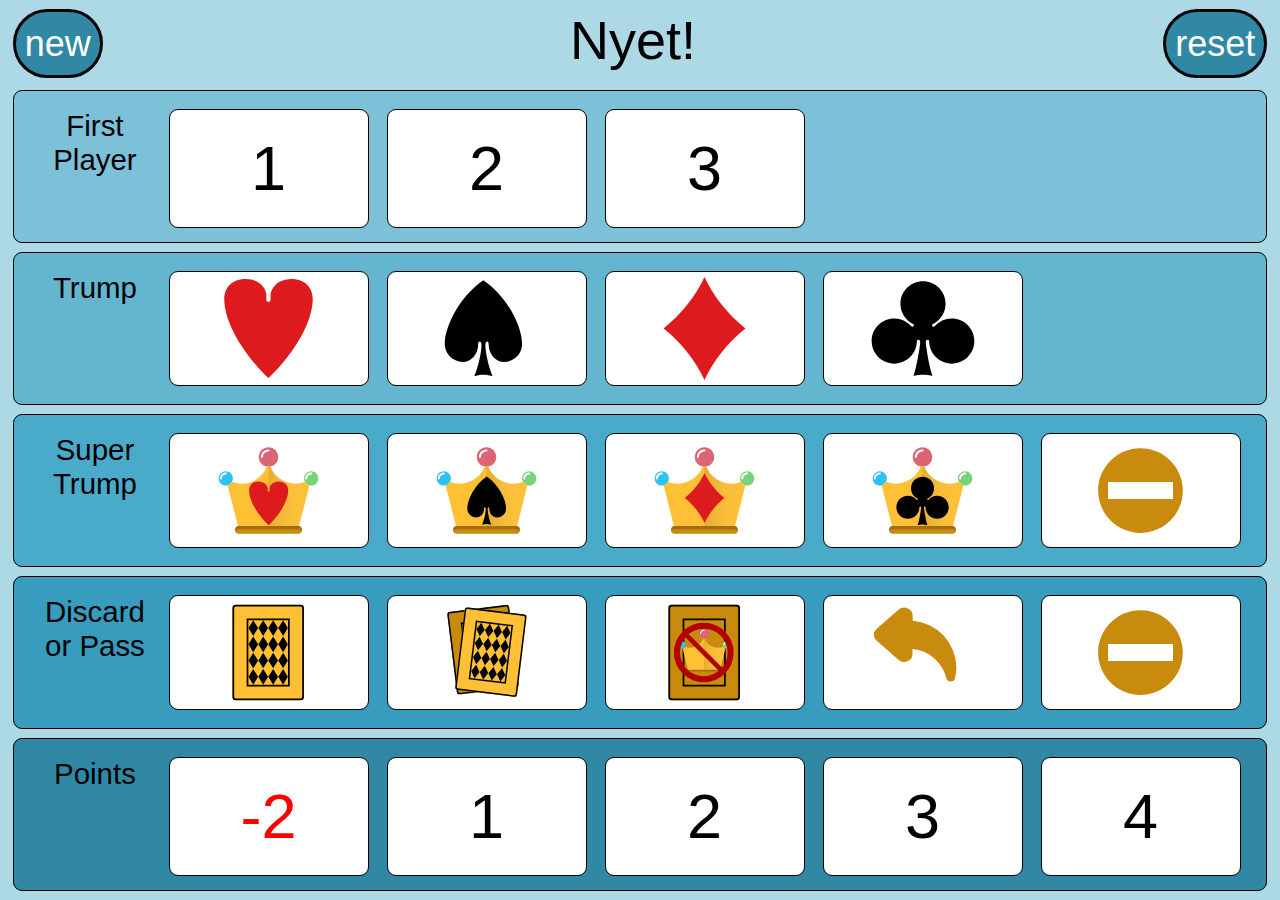
<file: Nyet/board.html>
<!DOCTYPE html>

<html manifest="nyet.manifest">

  <head>
    
 <!-- Add these lines for offline mobile app
    <meta name="viewport" content="user-scalable=no, width=device-width, initial-scale=1.0, maximum-scale=1.0"/> 
    <meta name="apple-mobile-web-app-capable" content="yes" /> 
    <meta name="apple-mobile-web-app-status-bar-style" content="black" /> 
    <link rel="apple-touch-icon" href="img/nyet_icon.png"/> 
    <link rel="apple-touch-startup-image" href="img/nyetstartup.png" /> 
  -->
    <link rel="stylesheet" href="nyet.css">

    <title>Nyet</title>

    <script>
      var prevElement = null;
      var currPlayer = 1;
      var playerCnt = 3;

      function getNyetForPlayer() {
        switch (currPlayer) {
          case 1: return 'url("img/nyet-blue.svg")';
          case 2: return 'url("img/nyet-red.svg")';
          case 3: return 'url("img/nyet-green.svg")';
          case 4: return 'url("img/nyet-pink.svg")';
          case 5: return 'url("img/nyet-yellow.svg")';
        }
      }

      function removeNyet(elem) {
        style = elem.currentStyle || window.getComputedStyle(elem, false);
        if(style.backgroundImage.includes('nyet-')) {
          elem.style.setProperty('background-color', 'white');
          if(style.backgroundImage.includes(',')) {
            elem.style.setProperty('background-image', style.backgroundImage.replace(/^[^,]*, /g, ''));
          } else {
            elem.style.setProperty('background-image', '');
          }
        }
      }

      function hasNyet(elem) {
        style = elem.currentStyle || window.getComputedStyle(elem, false);
        return style.backgroundImage.includes('nyet-');
      }

      function addNyet(elem) {
        if(!hasNyet(elem)) {
          style = elem.currentStyle || window.getComputedStyle(elem, false);
          elem.style.setProperty('background-color', 'gray');
          if(style.backgroundImage.includes('none')) {
            elem.style.setProperty('background-image', getNyetForPlayer());
          } else {
            elem.style.setProperty('background-image', getNyetForPlayer() + ', ' + style.backgroundImage);
          }
        }
      }

      function decCurrPlayer() {
        currPlayer--;
        if(currPlayer < 1) {
          currPlayer = playerCnt;
        }
      }

      function incCurrPlayer() {
        currPlayer++;
        if(currPlayer > playerCnt) {
          currPlayer = 1;
        }
      }

      function addListenersOnRow(elem) {
        const elems = elem.parentElement.children;
        for(let i = 1; i < elems.length; i++) {
          if(!hasNyet(elems[i]) && (elems[i].getAttribute('listener') !== 'true')) {
            elems[i].addEventListener('click', elementClicked);
            elems[i].setAttribute('listener', 'true');
          }
        }
      }

      function removeListenersOnRow(elem) {
        const elems = elem.parentElement.children;
        for(let i = 1; i < elems.length; i++) {
          if(elems[i] !== prevElement) {
            removeListenerOnElement(elems[i]);
          }
        }
      }

      function removeListenerOnElement(elem) {
        elem.removeEventListener('click', elementClicked);
        elem.setAttribute('listener', 'false');
      }

      function rowComplete(elem) {
        cnt = 0;
        visCnt = 0;
        const elems = elem.parentElement.children;
        for(let i = 1; i < elems.length; i++) {
          if(hasNyet(elems[i])) {
            cnt++;
          }
          if(window.getComputedStyle(elems[i]).visibility !== 'hidden') {
            visCnt++;
          }
        }
        return (cnt == (visCnt - 1));
      }

      function elementClicked(evt) {
        elem = evt.target;
        if((elem == prevElement) && hasNyet(elem)) {
          removeNyet(elem);
          decCurrPlayer();
          addListenersOnRow(elem);
          prevElement = null;
        } else {
          addNyet(elem);
          incCurrPlayer();
          if(prevElement && (elem != prevElement)) {
            removeListenerOnElement(prevElement);
          }
          prevElement = elem;
          if(rowComplete(elem)) {
            removeListenersOnRow(elem);
          }
        }
      }

      function setName(params, idx, id) {
        name = params.get(idx);
        if(name && name !== 'null') {
          elem = document.getElementById(id);
          elem.innerHTML = name;
        }
      }

      function resetBoard() {
        const urlParams = new URLSearchParams(window.location.search);
        pCntTxt = urlParams.get('p');
        if(pCntTxt && pCntTxt !== 'null') {
          playerCnt = parseInt(pCntTxt);
        }
        prevElement = null;

        setName(urlParams, 'a', 'p1');
        setName(urlParams, 'b', 'p2');
        setName(urlParams, 'c', 'p3');
        setName(urlParams, 'd', 'p4');
        setName(urlParams, 'e', 'p5');

        const elems = document.querySelectorAll('.row-element');
        elems.forEach(elem => {
          removeNyet(elem);
          elem.addEventListener('click', elementClicked);
          elem.setAttribute('listener', 'true');
        });
        const ply = document.querySelectorAll('.points');
        for(let i = 0; i < 5; i++){
            if(i >= playerCnt) {
                ply[i].style.setProperty('visibility', 'hidden');
            } else {
                ply[i].style.setProperty('visibility', 'visible');
            }
        }
      }

      function startNew() {
        p1Name = document.getElementById('p1').innerHTML;
        p2Name = document.getElementById('p2').innerHTML;
        p3Name = document.getElementById('p3').innerHTML;
        p4Name = document.getElementById('p4').innerHTML;
        p5Name = document.getElementById('p5').innerHTML;
        url = "start.html?p=" + playerCnt + '&a=' + p1Name + '&b=' + p2Name + '&c=' + p3Name + '&d=' + p4Name + '&e=' + p5Name;
          window.open(url, "_self");
      }

      window.addEventListener('load', function() {
/*          screen.orientation.lock('landscape')
        .then(tmp => {})
        .catch(err =>{});*/
        resetBoard();
        document.getElementById('button-reset').addEventListener('click', resetBoard);
        document.getElementById('button-new').addEventListener('click', startNew);
      });
    </script>

  </head>

  <body>
    <div class="page-area">
      <div class="header-area">
        <div class="button left" id="button-new">new</div>
        <div class="title">Nyet!</div>
        <div class="button right" id="button-reset">reset</div>
      </div>
      <div class="main-area">
        <div class="rows-container">
          <div class="line-element line-player1">
            <div class="row-title">First Player</div>
            <div class="row-element points" id="p1">1</div>
            <div class="row-element points" id="p2">2</div>
            <div class="row-element points" id="p3">3</div>
            <div class="row-element points" id="p4">4</div>
            <div class="row-element points" id="p5">5</div>
          </div>
          <div class="line-element line-trump">
            <div class="row-title">Trump</div>
            <div class="row-element image-heart"></div>
            <div class="row-element image-spade"></div>
            <div class="row-element image-diamond"></div>
            <div class="row-element image-club"></div>
          </div>
          <div class="line-element line-supertrump">
            <div class="row-title">Super Trump</div>
            <div class="row-element image-st-heart"></div>
            <div class="row-element image-st-spade"></div>
            <div class="row-element image-st-diamond"></div>
            <div class="row-element image-st-club"></div>
            <div class="row-element image-st-none"></div>
          </div>
          <div class="line-element line-discard">
            <div class="row-title">Discard or Pass</div>
            <div class="row-element image-dis-one"></div>
            <div class="row-element image-dis-two"></div>
            <div class="row-element image-dis-no-loot"></div>
            <div class="row-element image-dis-left"></div>
            <div class="row-element image-st-none"></div>
          </div>
          <div class="line-element line-points">
            <div class="row-title">Points</div>
            <div class="row-element points-neg">-2</div>
            <div class="row-element points">1</div>
            <div class="row-element points">2</div>
            <div class="row-element points">3</div>
            <div class="row-element points">4</div>
        </div>
        </div>
      </div>
    </div>
  </body>

</html>
</file>
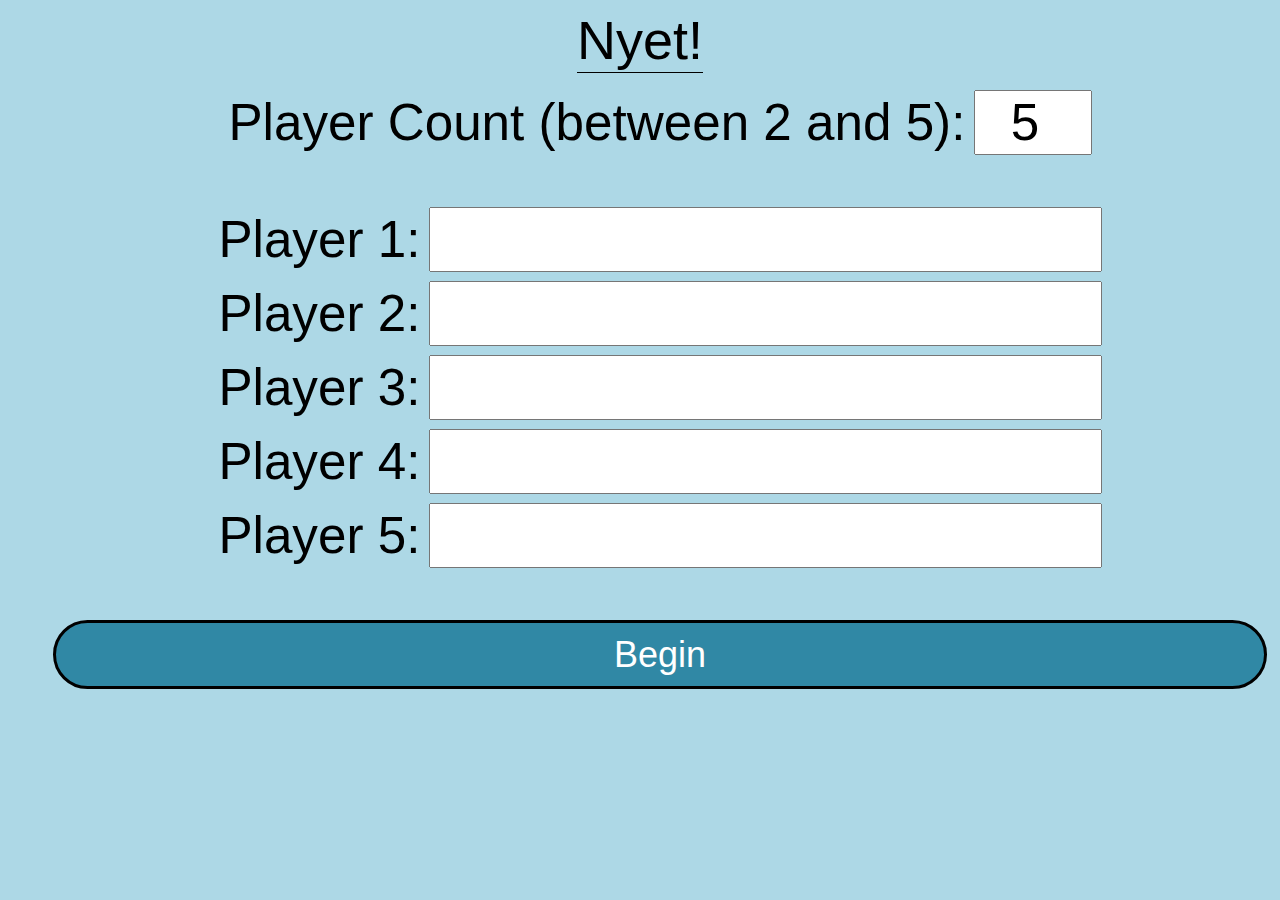
<file: Nyet/start.html>
<!DOCTYPE html>

<html manifest="nyet.manifest">

  <head>
    
    <link rel="stylesheet" href="nyet.css">

    <title>Nyet</title>

    <script>

      function beginGame() {
        val = parseInt(document.getElementById('pCnt').value);
        p1Name = document.getElementById('p1Name').value;
        p2Name = document.getElementById('p2Name').value;
        p3Name = document.getElementById('p3Name').value;
        p4Name = document.getElementById('p4Name').value;
        p5Name = document.getElementById('p5Name').value;
        if((val < 6) && (val > 1)) {
          url = "board.html?p=" + val + '&a=' + p1Name + '&b=' + p2Name + '&c=' + p3Name + '&d=' + p4Name + '&e=' + p5Name;
          window.open(url, "_self");
        } else {
          // TODO - highlight pcount input as an error
        }
      }

      function pCntChanged() {
        val = parseInt(document.getElementById('pCnt').value);
        if((val < 6) && (val > 1)) {
          elems = document.getElementById('inputs').children;
          for(let i = 1; i < 6; i++) {
            if(i <= val) {
              elems[i + 1].style.setProperty('visibility','visible');
            } else {
              elems[i + 1].style.setProperty('visibility','hidden');
            }
          }
        }
      }

      function setName(params, idx, id) {
        name = params.get(idx);
        if(name && name !== 'null') {
          elem = document.getElementById(id);
          elem.value = name;
        }
      }

      window.addEventListener('load', function() {
        const urlParams = new URLSearchParams(window.location.search);
        pCntTxt = urlParams.get('p');
        if(pCntTxt && pCntTxt !== 'null') {
          document.getElementById('pCnt').value = parseInt(pCntTxt);
        }

        setName(urlParams, 'a', 'p1Name');
        setName(urlParams, 'b', 'p2Name');
        setName(urlParams, 'c', 'p3Name');
        setName(urlParams, 'd', 'p4Name');
        setName(urlParams, 'e', 'p5Name');


        document.getElementById('pCnt').addEventListener('change', pCntChanged);
        document.getElementById('button-begin').addEventListener('click', beginGame);

        pCntChanged();
      });
    </script>

  </head>

  <body>
    <div class="page-area">
      <div class="header-area">
        <div class="title bottom-line">Nyet!</div>
      </div>
      <div class="main-area">
        <ul id="inputs">
          <li><label for="pCnt">Player Count (between 2 and 5):</label>
          <input type="number" id="pCnt" name="pCnt" min="2" max="5" value="5"></li>
          <li>&nbsp</li>
          <li><label for="p1Name">Player 1:</label>
          <input type="text" id="p1Name" name="p1Name"></li>
          <li><label for="p2Name">Player 2:</label>
          <input type="text" id="p2Name" name="p2Name"></li>
          <li><label for="p3Name">Player 3:</label>
          <input type="text" id="p3Name" name="p3Name"></li>
          <li><label for="p4Name">Player 4:</label>
          <input type="text" id="p4Name" name="p4Name"></li>
          <li><label for="p5Name">Player 5:</label>
          <input type="text" id="p5Name" name="p5Name"></li>
          <li>&nbsp</li>
          <li><div class="button" id="button-begin">Begin</div></li>
        </ul>
      </div>
    </div>
  </body>

</html>
</file>
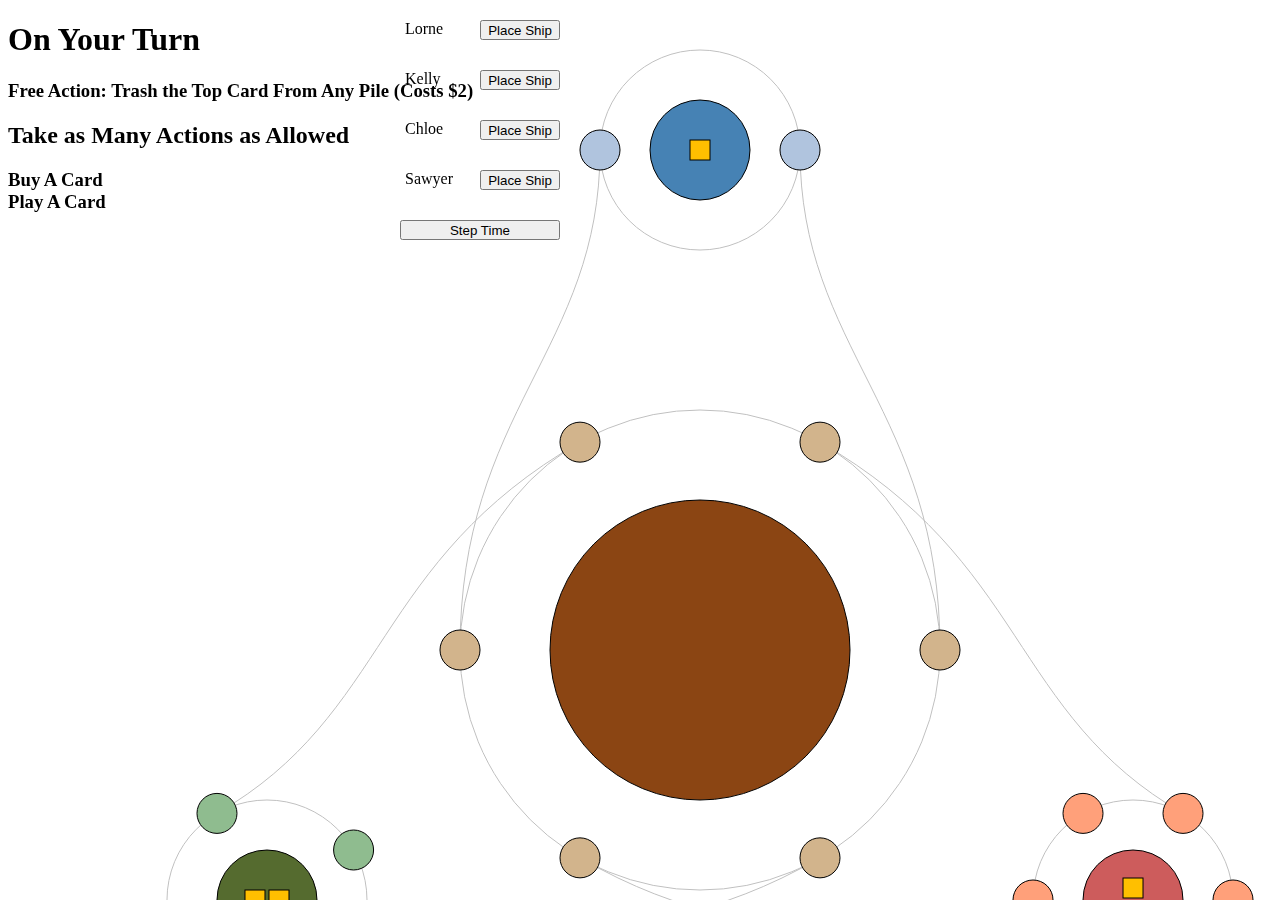
<file: TimeWreck/timewreck.html>
<!DOCTYPE html>
<html>

<head>
</head>

<body>
<canvas id="background" style="position:fixed; top:0; left:0;" width="1500px" height="1500px"></canvas>

<div style="position:fixed;    top:20px; right:800px; width:75px; height:20px;">Lorne</div>
<button style="position:fixed; top:20px; right:720px; width:80px; height:20px;" onclick="moveP1()">Place Ship</button>

<div style="position:fixed;    top:70px; right:800px; width:75px; height:20px;">Kelly</div>
<button style="position:fixed; top:70px; right:720px; width:80px; height:20px;" onclick="moveP2()">Place Ship</button>

<div style="position:fixed;    top:120px; right:800px; width:75px; height:20px;">Chloe</div>
<button style="position:fixed; top:120px; right:720px; width:80px; height:20px;" onclick="moveP3()">Place Ship</button>

<div style="position:fixed;    top:170px; right:800px; width:75px; height:20px;">Sawyer</div>
<button style="position:fixed; top:170px; right:720px; width:80px; height:20px;" onclick="moveP4()">Place Ship</button>

<button style="position:fixed; top:220px; right:720px; width:160px; height:20px;" onclick="stepTime()">Step Time</button>

<div id="instr" style="position:fixed; top:50px; right:50px; width:1500px; height:20px;"></div>

<div id="p1" style="color:white; display:flex; justify-content:center; align-items:center; border:1px solid black; background:#11830A;    position:fixed; top:-50px; left:-50px; min-width:45px; min-height:45px;">Lorne</div>
<div id="p2" style="color:white; display:flex; justify-content:center; align-items:center; border:1px solid black; background:maroon;  position:fixed;    top:-50px; left:-50px; min-width:45px; min-height:45px;">Kelly</div>
<div id="p3" style="color:white; display:flex; justify-content:center; align-items:center; border:1px solid black; background:#8400FF;   position:fixed;  top:-50px; left:-50px; min-width:45px; min-height:45px;">Chloe</div>
<div id="p4" style="color:white; display:flex; justify-content:center; align-items:center; border:1px solid black; background:#e67e22; position:fixed;                  top:-50px; left:-50px; min-width:45px; min-height:45px;">Sawyer</div>

<div id="p1" style="position:fixed; top:0; left:80; min-width:480px; min-height:400px;">
  <h1>On Your Turn</h1>
  <h3>Free Action: Trash the Top Card From Any Pile (Costs $2)</h3>
  <h2>Take as Many Actions as Allowed</h2>
  <h3>
    <li>Buy A Card</li>
    <li>Play A Card</li>
  </h3>
</div>

<script>
const distCentToObj = 500;
const distCentToSpace = 240;
const distObjToSpace = 100;
const radiusCent = 150;
const radiusObj = 50;
const radiusSpace = 20;
const xOffset = 700;
const yOffset = 650;
const radiusPlayerX = 23;
const radiusPlayerY = 23;

const cargoSize = 20;

const colCent = "SaddleBrown";
const colCentSpace = "Tan";
const colObjA = "SteelBlue";
const colObjASpace = "LightSteelBlue";
const colObjB = "DarkOliveGreen";
const colObjBSpace = "DarkSeaGreen";
const colObjC = "IndianRed";
const colObjCSpace = "LightSalmon";
const colCargo = "#FFBF00";

const colPath = "Silver";
const colOutline = "Black";

let p = null;
let pIdx = 0;

const onSpace = [-1, -1, -1, -1];

function stepTime()
{
  let i;
  let pl;

  for(i = 0; i < 4; i++)
  {
    switch(i)
    {
      case 0:
      {
        pl = document.getElementById("p1");
        break;
      }
      case 1:
      {
        pl = document.getElementById("p2");
        break;
      }
      case 2:
      {
        pl = document.getElementById("p3");
        break;
      }
      case 3:
      {
        pl = document.getElementById("p4");
        break;
      }
    }

    switch(onSpace[i])
    {
      case 4:
      {
        console.log(i + ": moving 4 to 5");
        movePlayerTo(pl, 5, i);
        break;
      }
      case 5:
      {
        movePlayerTo(pl, 9, i);
        break;
      }
      case 6:
      {
        movePlayerTo(pl, 8, i);
        break;
      }
      case 7:
      {
        movePlayerTo(pl, 6, i);
        break;
      }
      case 8:
      {
        movePlayerTo(pl, 4, i);
        break;
      }
      case 9:
      {
        movePlayerTo(pl, 7, i);
        break;
      }
      case 10:
      {
        movePlayerTo(pl, 11, i);
        break;
      }
      case 11:
      {
        movePlayerTo(pl, 10, i);
        break;
      }
      case 12:
      {
        movePlayerTo(pl, 14, i);
        break;
      }
      case 13:
      {
        movePlayerTo(pl, 12, i);
        break;
      }
      case 14:
      {
        movePlayerTo(pl, 15, i);
        break;
      }
      case 15:
      {
        movePlayerTo(pl, 13, i);
        break;
      }
      case 16:
      {
        movePlayerTo(pl, 18, i);
        break;
      }
      case 17:
      {
        movePlayerTo(pl, 20, i);
        break;
      }
      case 18:
      {
        movePlayerTo(pl, 21, i);
        break;
      }
      case 19:
      {
        movePlayerTo(pl, 17, i);
        break;
      }
      case 20:
      {
        movePlayerTo(pl, 16, i);
        break;
      }
      case 21:
      {
        movePlayerTo(pl, 19, i);
        break;
      }
    }
  }
}

function setInstr(txt)
{
  let i = document.getElementById("instr");
  i.innerHTML = txt;
}

function moveP1()
{
  p = document.getElementById("p1");
  pIdx = 0;
  setInstr("Pick Location for Player 1");
}

function moveP2()
{
  p = document.getElementById("p2");
  pIdx = 1;
  setInstr("Pick Location for Player 2");
}

function moveP3()
{
  p = document.getElementById("p3");
  pIdx = 2;
  setInstr("Pick Location for Player 3");
}

function moveP4()
{
  p = document.getElementById("p4");
  pIdx = 3;
  setInstr("Pick Location for Player 4");
}

function movePlayerTo(pl, l, plIdx)
{
  pl.style.left = (loc[l][0] - radiusPlayerX).toString() + "px";
  pl.style.top = (loc[l][1] - radiusPlayerY).toString() + "px";
  onSpace[plIdx] = l;
}

function positionPlayer(ev)
{
  if(p != null)
  {
    let x = parseInt(ev.clientX);
    let y = parseInt(ev.clientY);
    let l = findSpace(x, y);
    if(l != -1)
    {
      movePlayerTo(p, l, pIdx);
      p = null;
      setInstr("");
    }
  }
}

function drawCircle(x, y, r, c)
{
  c.beginPath();
  c.arc(x, y, r, 0, 2 * Math.PI);
  c.strokeStyle = colPath;
  c.stroke();
}

function fillCircle(x, y, r, col, ctx)
{
  ctx.beginPath();
  ctx.arc(x, y, r, 0, 2 * Math.PI);
  ctx.fillStyle = col;
  ctx.strokeStyle = colOutline;
  ctx.fill();
  ctx.stroke();
}

const rad60 = 60 * Math.PI / 180;
const cos60 = Math.cos(rad60);
const sin60 = Math.sin(rad60);

const loc = [/* 00: Center */        [xOffset, yOffset],     
             /* 01: Obj A */         [xOffset, yOffset - distCentToObj], 
             /* 02: Obj B */         [xOffset - sin60 * distCentToObj, yOffset + cos60 * distCentToObj], 
             /* 03: Obj C */         [xOffset + sin60 * distCentToObj, yOffset + cos60 * distCentToObj], 

             /* 04: Cen Space 1 */   [xOffset - cos60 * distCentToSpace, yOffset - sin60 * distCentToSpace], 
             /* 05: Cen Space 2 */   [xOffset + cos60 * distCentToSpace, yOffset - sin60 * distCentToSpace], 
             /* 06: Cen Space 3 */   [xOffset - cos60 * distCentToSpace, yOffset + sin60 * distCentToSpace], 
             /* 07: Cen Space 4 */   [xOffset + cos60 * distCentToSpace, yOffset + sin60 * distCentToSpace], 
             /* 08: Cen Space 5 */   [xOffset - distCentToSpace, yOffset], 
             /* 09: Cen Space 6 */   [xOffset + distCentToSpace, yOffset], 

             /* 10: Obj A Space 1 */ [xOffset - distObjToSpace, yOffset - distCentToObj], 
             /* 11: Obj A Space 2 */ [xOffset + distObjToSpace, yOffset - distCentToObj], 

             /* 12: Obj B Space 1 */ [xOffset - sin60 * distCentToObj - cos60 * distObjToSpace, yOffset + cos60 * distCentToObj - sin60 * distObjToSpace], 
             /* 13: Obj B Space 2 */ [xOffset - sin60 * distCentToObj - sin60 * distObjToSpace, yOffset + cos60 * distCentToObj + cos60 * distObjToSpace], 
             /* 14: Obj B Space 3 */ [xOffset - sin60 * distCentToObj + sin60 * distObjToSpace, yOffset + cos60 * distCentToObj - cos60 * distObjToSpace], 
             /* 15: Obj B Space 4 */ [xOffset - sin60 * distCentToObj + cos60 * distObjToSpace, yOffset + cos60 * distCentToObj + sin60 * distObjToSpace], 

             /* 16: Obj C Space 1 */ [xOffset + sin60 * distCentToObj - cos60 * distObjToSpace, yOffset + cos60 * distCentToObj - sin60 * distObjToSpace], 
             /* 17: Obj C Space 2 */ [xOffset + sin60 * distCentToObj - cos60 * distObjToSpace, yOffset + cos60 * distCentToObj + sin60 * distObjToSpace], 
             /* 18: Obj C Space 3 */ [xOffset + sin60 * distCentToObj + cos60 * distObjToSpace, yOffset + cos60 * distCentToObj - sin60 * distObjToSpace], 
             /* 19: Obj C Space 4 */ [xOffset + sin60 * distCentToObj + cos60 * distObjToSpace, yOffset + cos60 * distCentToObj + sin60 * distObjToSpace], 
             /* 20: Obj C Space 5 */ [xOffset + sin60 * distCentToObj - distObjToSpace, yOffset + cos60 * distCentToObj], 
             /* 21: Obj C Space 6 */ [xOffset + sin60 * distCentToObj + distObjToSpace, yOffset + cos60 * distCentToObj]
       		]; 

function findSpace(x, y)
{
  let i;
  for(i = 0; i < 22; i++)
  {
    if((x > (loc[i][0] - radiusSpace)) && (x < (loc[i][0] + radiusSpace)) && (y > (loc[i][1] - radiusSpace)) && (y < (loc[i][1] + radiusSpace)))
    {
      return i;
    }
  }
  return -1;
}

function drawBackground()
{

  const canvas = document.getElementById("background");
  const ctx = canvas.getContext("2d");

  ctx.strokeStyle = colPath;

  ctx.beginPath();
  ctx.moveTo(loc[8][0], loc[8][1]);
  ctx.bezierCurveTo(loc[8][0], loc[8][1] - distCentToSpace, loc[10][0], loc[10][1] + distObjToSpace * 2, loc[10][0], loc[10][1]);
  ctx.stroke();

  ctx.beginPath();
  ctx.moveTo(loc[9][0], loc[9][1]);
  ctx.bezierCurveTo(loc[9][0], loc[9][1] - distCentToSpace, loc[11][0], loc[11][1] + distObjToSpace * 2, loc[11][0], loc[11][1]);
  ctx.stroke();

  ctx.beginPath();
  ctx.moveTo(loc[4][0], loc[4][1]);
  ctx.bezierCurveTo(loc[4][0] - sin60 * distCentToSpace, loc[4][1] + cos60 * distCentToSpace, loc[12][0] + sin60 * distObjToSpace * 2, loc[12][1] - cos60 * distObjToSpace * 2, loc[12][0], loc[12][1]);
  ctx.stroke();

  ctx.beginPath();
  ctx.moveTo(loc[7][0], loc[7][1]);
  ctx.bezierCurveTo(loc[7][0] - sin60 * distCentToSpace, loc[7][1] + cos60 * distCentToSpace, 
                    loc[15][0] + sin60 * distObjToSpace * 2, loc[15][1] - cos60 * distObjToSpace * 2, 
                    loc[15][0], loc[15][1]);
  ctx.stroke();

  ctx.beginPath();
  ctx.moveTo(loc[5][0], loc[5][1]);
  ctx.bezierCurveTo(loc[5][0] + sin60 * distCentToSpace, loc[5][1] + cos60 * distCentToSpace, 
                    loc[18][0] - sin60 * distObjToSpace * 2, loc[18][1] - cos60 * distObjToSpace * 2, 
                    loc[18][0], loc[18][1]);
  ctx.stroke();

  ctx.beginPath();
  ctx.moveTo(loc[6][0], loc[6][1]);
  ctx.bezierCurveTo(loc[6][0] + sin60 * distCentToSpace, loc[6][1] + cos60 * distCentToSpace, 
                    loc[17][0] - sin60 * distObjToSpace * 2, loc[17][1] - cos60 * distObjToSpace * 2, 
                    loc[17][0], loc[17][1]);
  ctx.stroke();

  ctx.strokeStyle = colOutline;

  // Draw Center
  fillCircle(loc[0][0], loc[0][1], radiusCent, colCent, ctx);
  drawCircle(loc[0][0], loc[0][1], distCentToSpace, ctx);
  fillCircle(loc[4][0], loc[4][1], radiusSpace, colCentSpace, ctx);
  fillCircle(loc[5][0], loc[5][1], radiusSpace, colCentSpace, ctx);
  fillCircle(loc[6][0], loc[6][1], radiusSpace, colCentSpace, ctx);
  fillCircle(loc[7][0], loc[7][1], radiusSpace, colCentSpace, ctx);
  fillCircle(loc[8][0], loc[8][1], radiusSpace, colCentSpace, ctx);
  fillCircle(loc[9][0], loc[9][1], radiusSpace, colCentSpace, ctx);

  console.log("Center Coord: " + loc[0]);
  console.log("Obj A Coord: " + loc[1]);
  console.log("Obj B Coord: " + loc[2]);
  console.log("Obj C Coord: " + loc[3]);

  // Draw Obj A
  fillCircle(loc[1][0],  loc[1][1],  radiusObj, colObjA, ctx);
  drawCircle(loc[1][0],  loc[1][1],  distObjToSpace, ctx);
  fillCircle(loc[10][0], loc[10][1], radiusSpace, colObjASpace, ctx);
  fillCircle(loc[11][0], loc[11][1], radiusSpace, colObjASpace, ctx);


  // Draw Obj B
  fillCircle(loc[2][0],  loc[2][1],  radiusObj, colObjB, ctx);
  drawCircle(loc[2][0],  loc[2][1],  distObjToSpace, ctx);
  fillCircle(loc[12][0], loc[12][1], radiusSpace, colObjBSpace, ctx);  // The swap of dx and dy is intentional
  fillCircle(loc[13][0], loc[13][1], radiusSpace, colObjBSpace, ctx);
  fillCircle(loc[14][0], loc[14][1], radiusSpace, colObjBSpace, ctx);
  fillCircle(loc[15][0], loc[15][1], radiusSpace, colObjBSpace, ctx);  // The swap of dx and dy is intentional

  // Draw Obj C
  fillCircle(loc[3][0],  loc[3][1],  radiusObj, colObjC, ctx);
  drawCircle(loc[3][0],  loc[3][1],  distObjToSpace, ctx);
  fillCircle(loc[16][0], loc[16][1], radiusSpace, colObjCSpace, ctx);
  fillCircle(loc[17][0], loc[17][1], radiusSpace, colObjCSpace, ctx);
  fillCircle(loc[18][0], loc[18][1], radiusSpace, colObjCSpace, ctx);
  fillCircle(loc[19][0], loc[19][1], radiusSpace, colObjCSpace, ctx);
  fillCircle(loc[20][0], loc[20][1], radiusSpace, colObjCSpace, ctx);
  fillCircle(loc[21][0], loc[21][1], radiusSpace, colObjCSpace, ctx);

  ctx.fillStyle = colCargo;
  ctx.fillRect(loc[1][0] - cargoSize / 2, loc[1][1] - cargoSize / 2, cargoSize, cargoSize);
  ctx.strokeRect(loc[1][0] - cargoSize / 2, loc[1][1] - cargoSize / 2, cargoSize, cargoSize);

  ctx.fillRect(loc[2][0] - cargoSize - 2, loc[2][1] - cargoSize / 2, cargoSize, cargoSize);
  ctx.strokeRect(loc[2][0] - cargoSize - 2, loc[2][1] - cargoSize / 2, cargoSize, cargoSize);
  ctx.fillRect(loc[2][0] + 2, loc[2][1] - cargoSize / 2, cargoSize, cargoSize);
  ctx.strokeRect(loc[2][0] + 2, loc[2][1] - cargoSize / 2, cargoSize, cargoSize);

  ctx.fillRect(loc[3][0] - cargoSize / 2, loc[3][1] - cargoSize - 2, cargoSize, cargoSize);
  ctx.strokeRect(loc[3][0] - cargoSize / 2, loc[3][1] - cargoSize - 2, cargoSize, cargoSize);
  ctx.fillRect(loc[3][0] - cargoSize - 2, loc[3][1] + 2, cargoSize, cargoSize);
  ctx.strokeRect(loc[3][0] - cargoSize - 2, loc[3][1] + 2, cargoSize, cargoSize);
  ctx.fillRect(loc[3][0] + 2, loc[3][1] + 2, cargoSize, cargoSize);
  ctx.strokeRect(loc[3][0] + 2, loc[3][1] + 2, cargoSize, cargoSize);

  canvas.addEventListener("click", positionPlayer);
}

drawBackground();

</script>
</body>
</html>
</file>
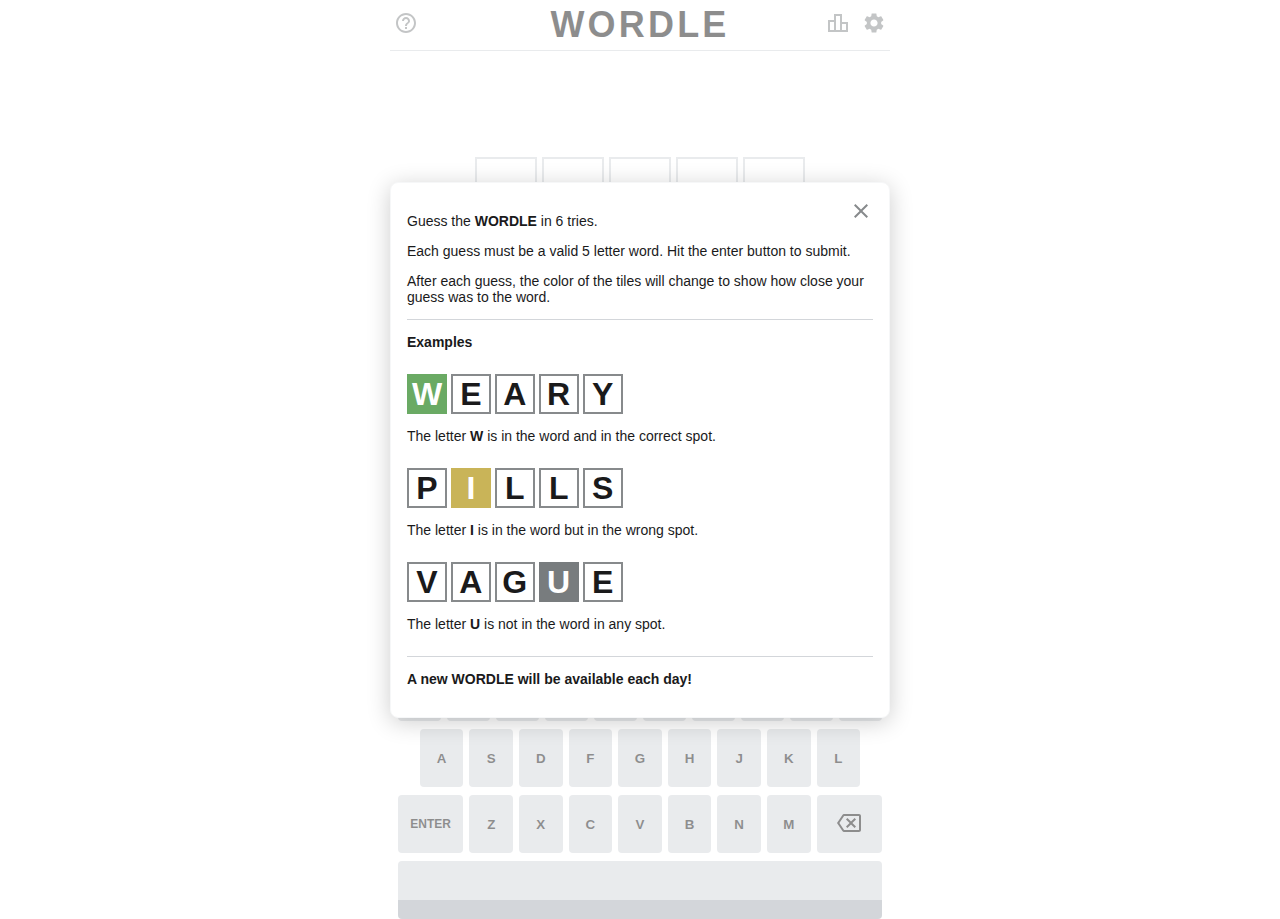
<file: Wordle/wordle.html>
<!DOCTYPE html>
<html lang="en">
  <head>
    <meta charset="UTF-8" />
    <meta name="viewport" content="width=device-width, initial-scale=1.0, user-scalable=no" />

    <title>Wordle - A daily word game</title>
    <meta name="description" content="Guess the hidden word in 6 tries. A new puzzle is available each day.">
<!--
    <!-- FB Meta Tags --m>
    <meta property="og:url" content="https://www.powerlanguage.co.uk/wordle/">
    <meta property="og:type" content="website">
    <meta property="og:title" content="Wordle - A daily word game">
    <meta property="og:description" content="Guess the hidden word in 6 tries. A new puzzle is available each day.">
    <meta property="og:image" content="https://www.dailywordle.com/images/wordle_og_1200x630.png">

    <!-- Twitter Meta Tags --m>
    <meta name="twitter:card" content="summary_large_image">
    <meta property="twitter:domain" content="powerlanguage.co.uk">
-->

    <meta name="theme-color" content="#6aaa64" />
    <link rel="manifest" href="manifest.json" />
    <link href="images/wordle_logo_32x32.png" rel="icon shortcut" sizes="3232" />
    <link href="images/wordle_logo_192x192.png" rel="apple-touch-icon" />

    <style>
      /* Global Styles & Colors */
      :root {
        --green: #6aaa64;
        --darkendGreen: #538d4e;
        --yellow: #c9b458;
        --darkendYellow: #b59f3b;
        --lightGray: #d8d8d8;
        --gray: #86888a;
        --darkGray: #939598;
        --white: #fff;
        --black: #212121;
        /* Colorblind colors */
        --orange: #f5793a;
        --blue: #85c0f9;
        font-family: 'Clear Sans', 'Helvetica Neue', Arial, sans-serif;
        font-size: 16px;
        --header-height: 50px;
        --keyboard-height: 237px;
        --game-max-width: 500px;
      }
      /* Light theme colors */
      :root {
        --color-tone-1: #1a1a1b;
        --color-tone-2: #787c7e;
        --color-tone-3: #878a8c;
        --color-tone-4: #d3d6da;
        --color-tone-5: #edeff1;
        --color-tone-6: #f6f7f8;
        --color-tone-7: #ffffff;
        --opacity-50: rgba(255, 255, 255, 0.5);
      }
      /* Dark Theme Colors */
      .nightmode {
        --color-tone-1: #d7dadc;
        --color-tone-2: #818384;
        --color-tone-3: #565758;
        --color-tone-4: #3a3a3c;
        --color-tone-5: #272729;
        --color-tone-6: #1a1a1b;
        --color-tone-7: #121213;
        --opacity-50: rgba(0, 0, 0, 0.5);
      }
      /* Constant colors and colors derived from theme */
      :root,
      .nightmode {
        --color-background: var(--color-tone-7);
      }
      :root {
        --color-present: var(--yellow);
        --color-correct: var(--green);
        --color-absent: var(--color-tone-2);
        --tile-text-color: var(--color-tone-7);
        --key-text-color: var(--color-tone-1);
        --key-evaluated-text-color: var(--color-tone-7);
        --key-bg: var(--color-tone-4);
        --key-bg-present: var(--color-present);
        --key-bg-correct: var(--color-correct);
        --key-bg-absent: var(--color-absent);
        --modal-content-bg: var(--color-tone-7);
      }
      .nightmode {
        --color-present: var(--darkendYellow);
        --color-correct: var(--darkendGreen);
        --color-absent: var(--color-tone-4);
        --tile-text-color: var(--color-tone-1);
        --key-text-color: var(--color-tone-1);
        --key-evaluated-text-color: var(--color-tone-1);
        --key-bg: var(--color-tone-2);
        --key-bg-present: var(--color-present);
        --key-bg-correct: var(--color-correct);
        --key-bg-absent: var(--color-absent);
        --modal-content-bg: var(--color-tone-7);
      }
      .colorblind {
        --color-correct: var(--orange);
        --color-present: var(--blue);
        --tile-text-color: var(--white);
        --key-bg-present: var(--color-present);
        --key-bg-correct: var(--color-correct);
        --key-bg-absent: var(--color-absent);
      }
      html {
        height: 100%;
      }
      body {
        height: 100%;
        background-color: var(--color-background);
        margin: 0;
        padding: 0;
        /* Prevent scrollbar appearing on page transition */
        overflow-y: hidden;
      }
    </style>
  </head>
  <body>
    <script async src="https://www.googletagmanager.com/gtag/js?id=G-2SSGMHY3NP"></script>
    <script>
      (function () {
        // Defining the hash before the main bundle allows the bundle access window.hash
        window.wordle = window.wordle || {};
        window.wordle.hash = 'e65ce0a5';
      })();
    </script>
    <script src="wordle.js"></script>
    <game-app></game-app>
  </body>
</html>
</file>
<file: Codenames/codenames_common.css>
* {
  	box-sizing: border-box;
  	text-align: center;

	--backColor: 			black;

	--redColor: 			rgb(204, 64, 74);
	--redBorderColor:		rgb(226, 146, 152);
	--blueColor:			rgb(63, 72, 204);
	--blueBorderColor:		rgb(165, 170, 231);
	--brownColor:			rgb(158, 103, 33);
	--brownBorderColor:		rgb(214,150,54);
	--blackColor:			rgb(0,0,0);
	--blackBorderColor:		rgb(110,110,110);

	--cardColor: 			rgb(158, 103, 33);
	--cardBorderColor: 		rgb(214,150,54);

	--statusColor:			/*rgb(0, 49, 71);*/black;
	--statusBorderColor:	/*rgb(11, 147, 213);*/white;

	--textColorLight:		white;
	--textColorDark:		black;

	--menuColor:			rgb(0, 0, 0);
	--menuBorderColor:		rgb(0, 0, 0);
}

body {
	margin: 0;
	padding: 0;
    color: var(--textColorLight);
    background-image: url(images/ui-bg_loop_25_000000_21x21.png);
    background-color: var(--backColor);
	font-family: verdana,helvetica,arial;
}

.textalignment {
	width: 0;
	height: 100%;
	vertical-align: middle;
}

#content div {
	float: left;
}

#content {
	width: 100%;
	height: 100%;
}

#instructions {
	left: 0;
	position: fixed;
}

#menu {
	position: fixed;

}

#clue {
	width: 100%;
	height: 40%;
	position: static;
}

#clueLabel {
	width: 100%;
	height: 35%;
	text-align: left;
}

#clueText {
	width: 100%;
	height: 65%;
}

#guesses {
	width: 100%;
	height: 20%;
	position: static;
	border-top: 1px solid var(--statusBorderColor);
}

#role {
	width: 100%;
	height: 40%;
}

#remainCenterWrap {
	height: 45%;
	position: relative;
	top: 9%;
}

#redRemain {
	height: 100%;
    border: 1px solid var(--redBorderColor);
    background-color: var(--redColor);
}

#blueRemain {
	position: relative;
	height: 100%;
    border: 1px solid var(--blueBorderColor);
    background-color: var(--blueColor);
}

#roleText {
	height: 35%;
	width: 100%;
	position: relative;
	top: 20%;
}

.card {
    border: 1px solid var(--cardBorderColor);
    background-image: none;
    background-color: var(--cardColor);

    transition-property: transform, background-color, border-color;
    transition-duration: 1.5s;
    transition-timing-function: linear;
    transform-style: preserve-3d;
}

#playersDialog {
	text-align: left;
}

#status {
    border: 1px solid var(--statusBorderColor);
    background-color: var(--statusColor);
}

.card.shown {
	visibility: visible;
}

.card.hidden {
	transform: rotateY(360deg);
/*	visibility: hidden; */
}

.card.color-red {
	background-color: var(--redColor);
	border-color: var(--redBorderColor);
}

.card.color-blue {
	background-color: var(--blueColor);
	border-color: var(--blueBorderColor);
}

.card.color-black {
	background-color: var(--blackColor);
	border-color: var(--blackBorderColor);
}

.card.color-brown {
	background-color: var(--brownColor);
	border-color: var(--brownBorderColor);
}

.hidden.card.color-red {
	color: var(--redColor);
}

.hidden.card.color-blue {
	color: var(--blueColor);
}

.hidden.card.color-black {
	color: var(--blackColor);
}

.hidden.card.color-brown {
	color: var(--brownColor);
}
</file>
<file: Codenames/codenames_portrait.css>
@media (orientation: portrait)
{
	:root {
		--cardHeight: 11.33vw;
		--cardsHeight: calc(var(--cardHeight) * 5 + 4vw);
		--statusHeight: 20vh;
		--actionHeight: 4vh;
		--spacer: calc((93vh - (var(--cardsHeight) + var(--statusHeight) + var(--actionHeight) + 5vw)) / 3);
		--cardsTop: calc(7vh + var(--spacer));
	}

	#content {
	    perspective: 500vw;
	}

	#instructions {
		height: 7vh;
		right: 7vw;
		font-size: 4vw;
	}

	#menu {
		width: 7vw;
		height: 7vw;
		right: 2vw;
		top: 2vw;
	}

	#remainCenterWrap {
		width: calc(10.8vh + 5vw);
		left: calc((100% - (10.8vh + 5vw)) / 2);
		font-size: 2.25vh;
	}

	#redRemain {
		width: 5.4vh;
	    border-radius: 1.5vw;
	}

	#blueRemain {
		width: 5.4vh;
		left: 5vw;
	    border-radius: 1.5vw;
	}

	.card {
		width: 17vw;
		height: 11.33vw;
		position: fixed;
		font-size: 2vw;
		border-radius: 2vw;
	}

	.card-row-0 {
		top: var(--cardsTop);
	}

	.card-row-1 {
		top: calc(var(--cardsTop) + 1vw + var(--cardHeight));
	}

	.card-row-2 {
		top: calc(var(--cardsTop) + 2vw + (var(--cardHeight) * 2));
	}

	.card-row-3 {
		top: calc(var(--cardsTop) + 3vw + (var(--cardHeight) * 3))
	}

	.card-row-4 {
		top: calc(var(--cardsTop) + 4vw + (var(--cardHeight) * 4))
	}

	.card-col-0 {
		left: 5.5vw;
	}

	.card-col-1 {
		left: 23.5vw;
	}

	.card-col-2 {
		left: 41.5vw;
	}

	.card-col-3 {
		left: 59.5vw;
	}

	.card-col-4 {
		left: 77.5vw;
	}

	#status {
		left: 10vw;
		right: 10vw;
		height: 20vh;
		position: fixed;
		top: calc((var(--spacer) * 2) + var(--cardsHeight) + 7vh);
	    border-radius: 5vw;
	}

	#action {
		left: 10vw;
		right: 10vw;
		position: fixed;
		top: calc((var(--spacer) * 2) + var(--cardsHeight) + 7vh + 5vh + var(--statusHeight));
	}

	#clueLabel {
		font-size: 1.5vh;
		padding-left: 5vw;
	}

	#clueText {
		font-size: 3vh;
	}

	#guesses {
		font-size: 2.25vh;
	}

	#roleText {
		font-size: 1.5vh;
	}
}
</file>
<file: Codenames/codenames_landscape.css>
@media (orientation: landscape)
{
	#content {
	    perspective: 500vh;
	}

	#instructions {
		height: 11vh;
		right: 7vh;
		font-size: 4vh;
	}

	#menu {
		width: 7vh;
		height: 7vh;
		right: 2vh;
		top: 2vh;
	}

	#remainCenterWrap {
		width: 25.25vh;
		left: calc((100% - 25.25vh) / 2);
		font-size: 4.5vh;
	}

	#redRemain {
		width: 10.125vh;
		border-radius: 1.5vh;
	}

	#blueRemain {
		width: 10.125vh;
		left: 5vh;
		border-radius: 1.5vh;
	}

	.card {
		width: 22.5vh;
		height: 15vh;
		position: fixed;
		font-size: 2.8vh;
		border-radius: 3vh;
	}

	.card-row-0 {
		top: 16vh;
	}

	.card-row-1 {
		top: 32vh;
	}

	.card-row-2 {
		top: 48vh;
	}

	.card-row-3 {
		top: 64vh;
	}

	.card-row-4 {
		top: 80vh;
	}

	.card-col-0 {
		left: 5vh;
	}

	.card-col-1 {
		left: 28.5vh;
	}

	.card-col-2 {
		left: 52vh;
	}

	.card-col-3 {
		left: 75.5vh;
	}

	.card-col-4 {
		left: 99vh;
	}

	#status {
		left: 127.5vh;
		right: 5vh;
		height: 37.5vh;
		position: fixed;
		top: 30.5vh;
	    border-radius: 5vh;
	}

	#action {
		left: 127.5vh;
		right: 5vh;
		top: 73vh;
		position: fixed;
	}

	#clueLabel {
		font-size: 3vh;
		padding-left: 5vh;
	}

	#clueText {
		font-size: 6vh;
	}

	#guesses {
		font-size: 3.7vh;
	}

	#roleText {
		font-size: 3vh;
	}
}
</file>
<file: Nyet/nyet.css>
* {
  box-sizing: border-box;
  margin: 0;
  text-align: center;
  word-wrap: normal;
  word-break: normal;
  font-size: 2.3vw;
  -ms-user-select: none;
  -webkit-user-select: none;
  user-select: none;
  font-family: Arial, sans-serif;
}

.button {
  background-color: rgb(48, 136, 165);
  border: 3px solid black;
  border-radius: 4vh;
  font-size: 4vh;
  line-height: 5vh;
  padding: 1vh;
  color: white;
}

.left {
  float: left;
  display: inline-block;
}

.right {
  float: right;
  display: inline-block;
}

.title {
  display: inline-block;
  font-size: 6vh;
  line-height: 7vh;
}

.page-area {
  height: 100vh;
  width: 100vw;
  padding: 1vh 1vw;
  background: lightblue;
}

.header-area {
  height: 9vh;
}

.bottom-line {
  border-bottom: 1px solid black;
  margin-bottom: 2vh;
}

.main-area {
  height: 89vh;
  padding: 0;
}

.rows-container {
  display: grid;
  grid-template-columns: auto;
  grid-gap: 1vh;
  grid-template-rows: 17vh 17vh 17vh 17vh 17vh;
}

.line-element {
  border: 1px solid black;
  border-radius: 1vh;
  display: grid;
  grid-template-columns: 0.1fr 0.18fr 0.18fr 0.18fr 0.18fr 0.18fr;
  padding: 2vh 2vw;
  grid-column-gap: 2vh;
}

.line-player1 {
  background: rgb(124, 193, 216);
}

.line-trump {
  background: rgb(100, 182, 208);
}

.line-supertrump {
  background: rgb(74, 170, 202);
}

.line-discard {
  background: rgb(55, 156, 189);
}

.line-points {
  background: rgb(48, 136, 165);
}

.row-title {
  /*transform: rotate(-90deg);*/
  overflow: hidden;
}

.row-element {
  border: 1px solid black;
  border-radius: 1vh;
  background: white;
  background-size: contain;
  background-repeat: no-repeat;
  background-position: center;
  line-height: 13vh;
}

.points {
  font-size: 7vh;
}

.points-neg {
  font-size: 7vh;
  color: red;
}

.image-heart {
  background-image: url("img/heart.svg");
}

.image-spade {
  background-image: url("img/spade.svg");
}

.image-diamond {
  background-image: url("img/diamond.svg");
}

.image-club {
  background-image: url("img/club.svg");
}

.image-st-heart {
  background-image: url("img/crown-heart.svg");
}

.image-st-spade {
  background-image: url("img/crown-spade.svg");
}

.image-st-diamond {
  background-image: url("img/crown-diamond.svg");
}

.image-st-club {
  background-image: url("img/crown-club.svg");
}

.image-st-none {
  background-image: url("img/na.svg");
}

.image-dis-one {
  background-image: url("img/back-one.svg");
}

.image-dis-two {
  background-image: url("img/back-two.svg");
}

.image-dis-left {
  background-image: url("img/back-left.svg");
}

.image-dis-no-loot {
  background-image: url("img/back-crown.svg");
}

ul {
  list-style-type: none;  
  margin-bottom: 0.2vh;
}

li {
  margin-bottom: 1vh;
}

label {
  font-size: 4vw;
}

input {
  font-size: 4vw;
  -ms-user-select: text;
  -webkit-user-select: text;
  user-select: text;
}
</file>
